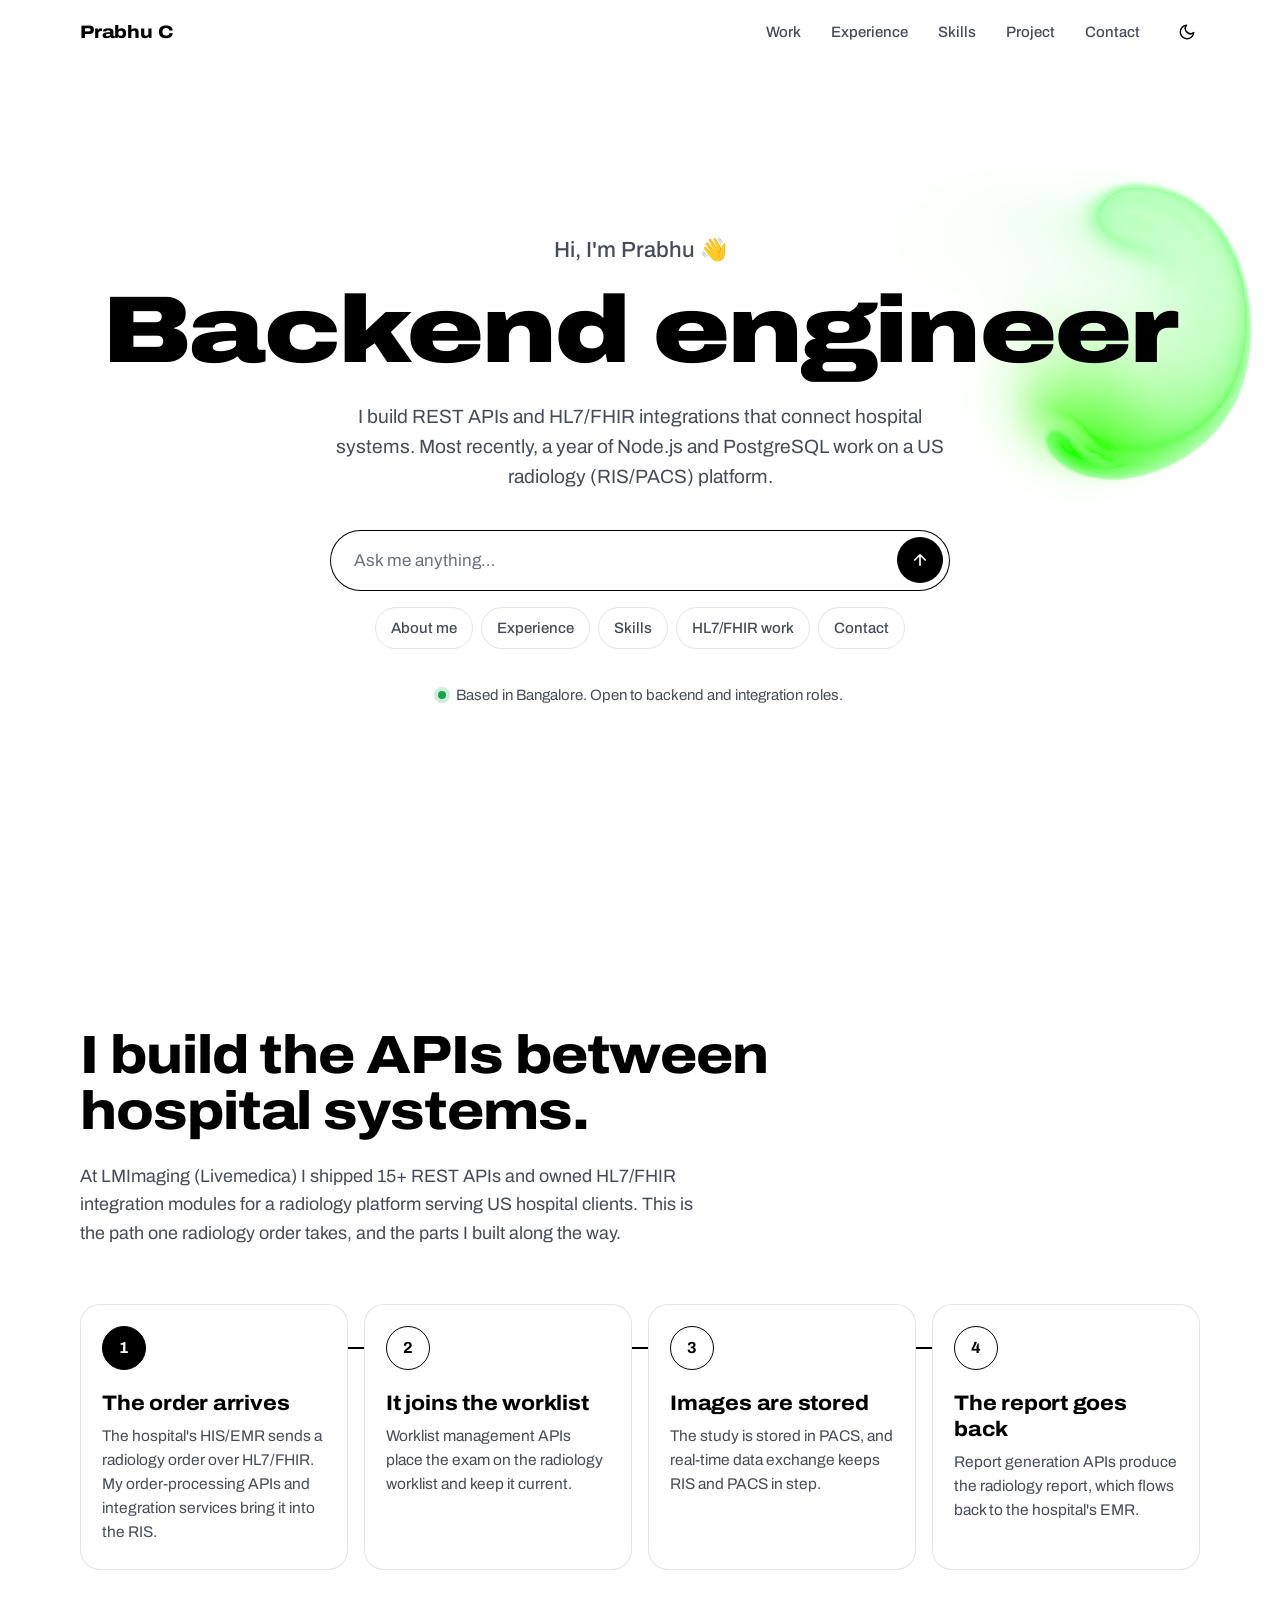
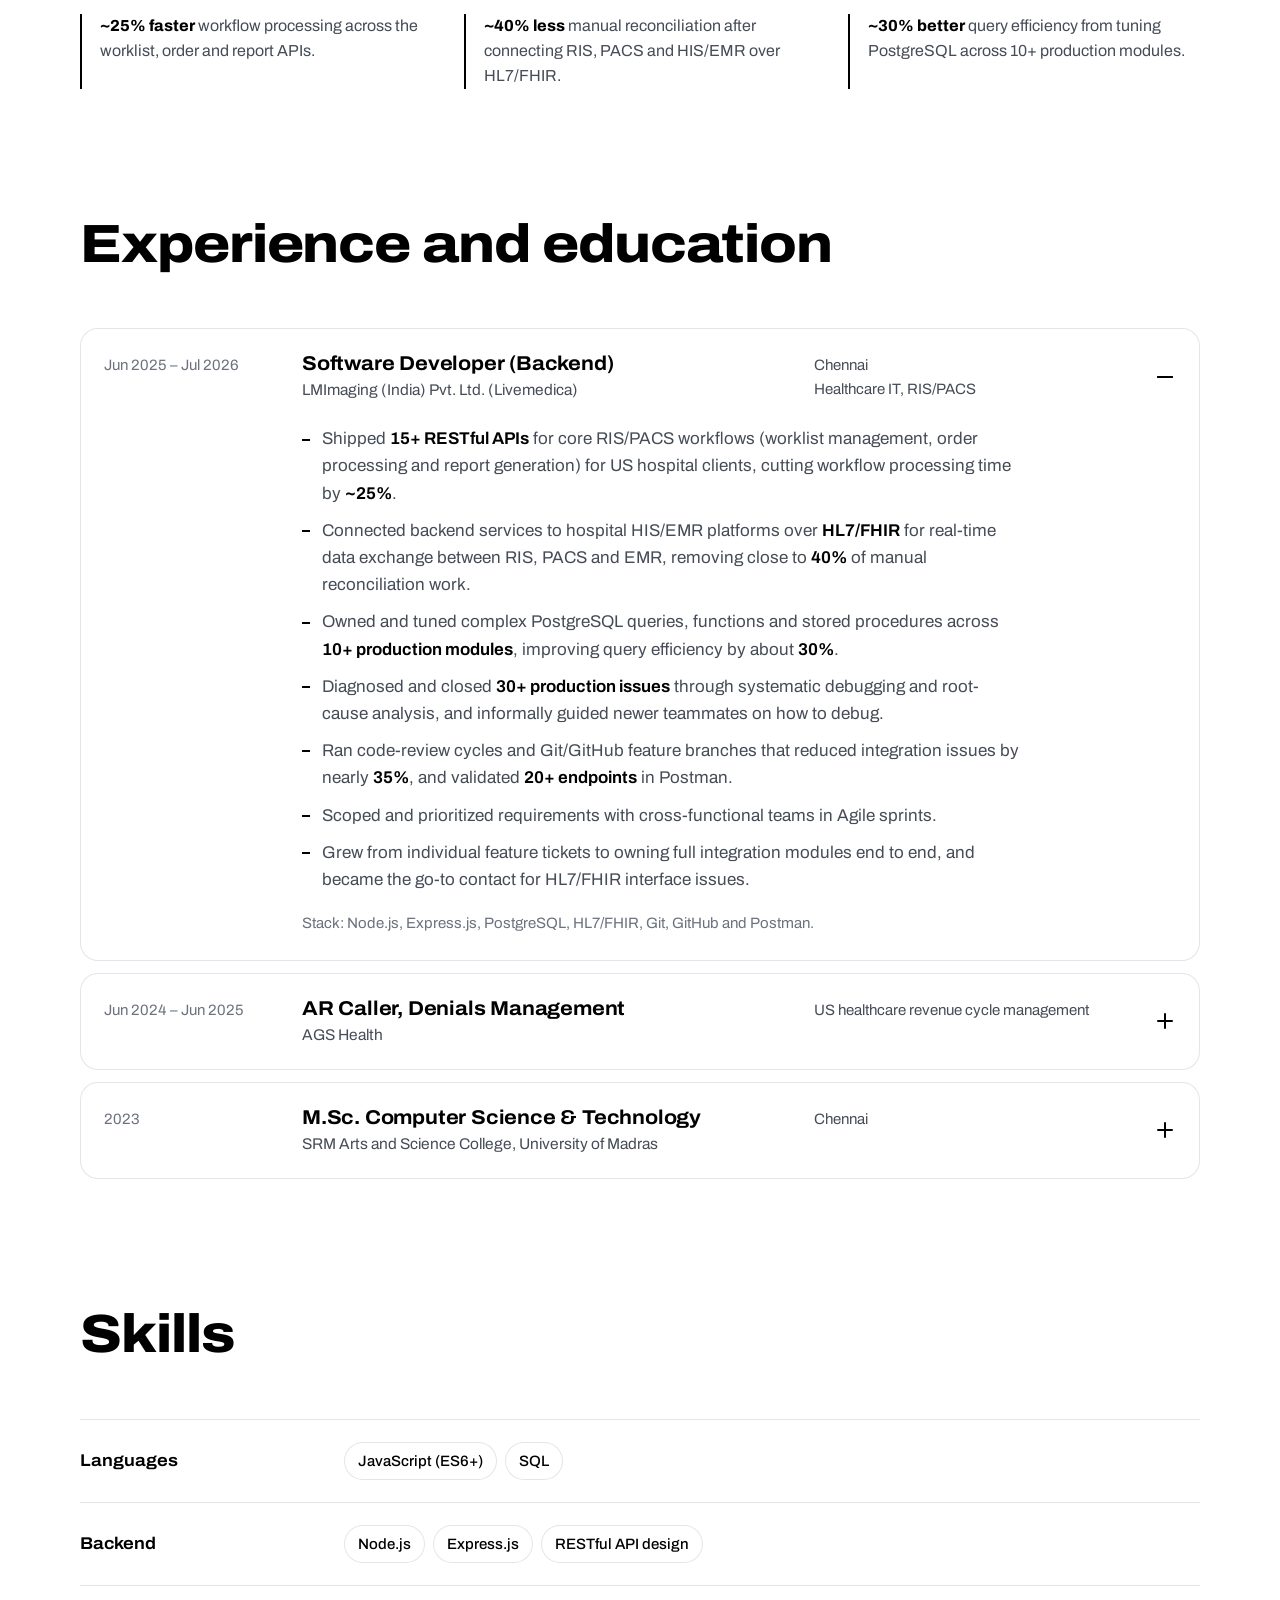
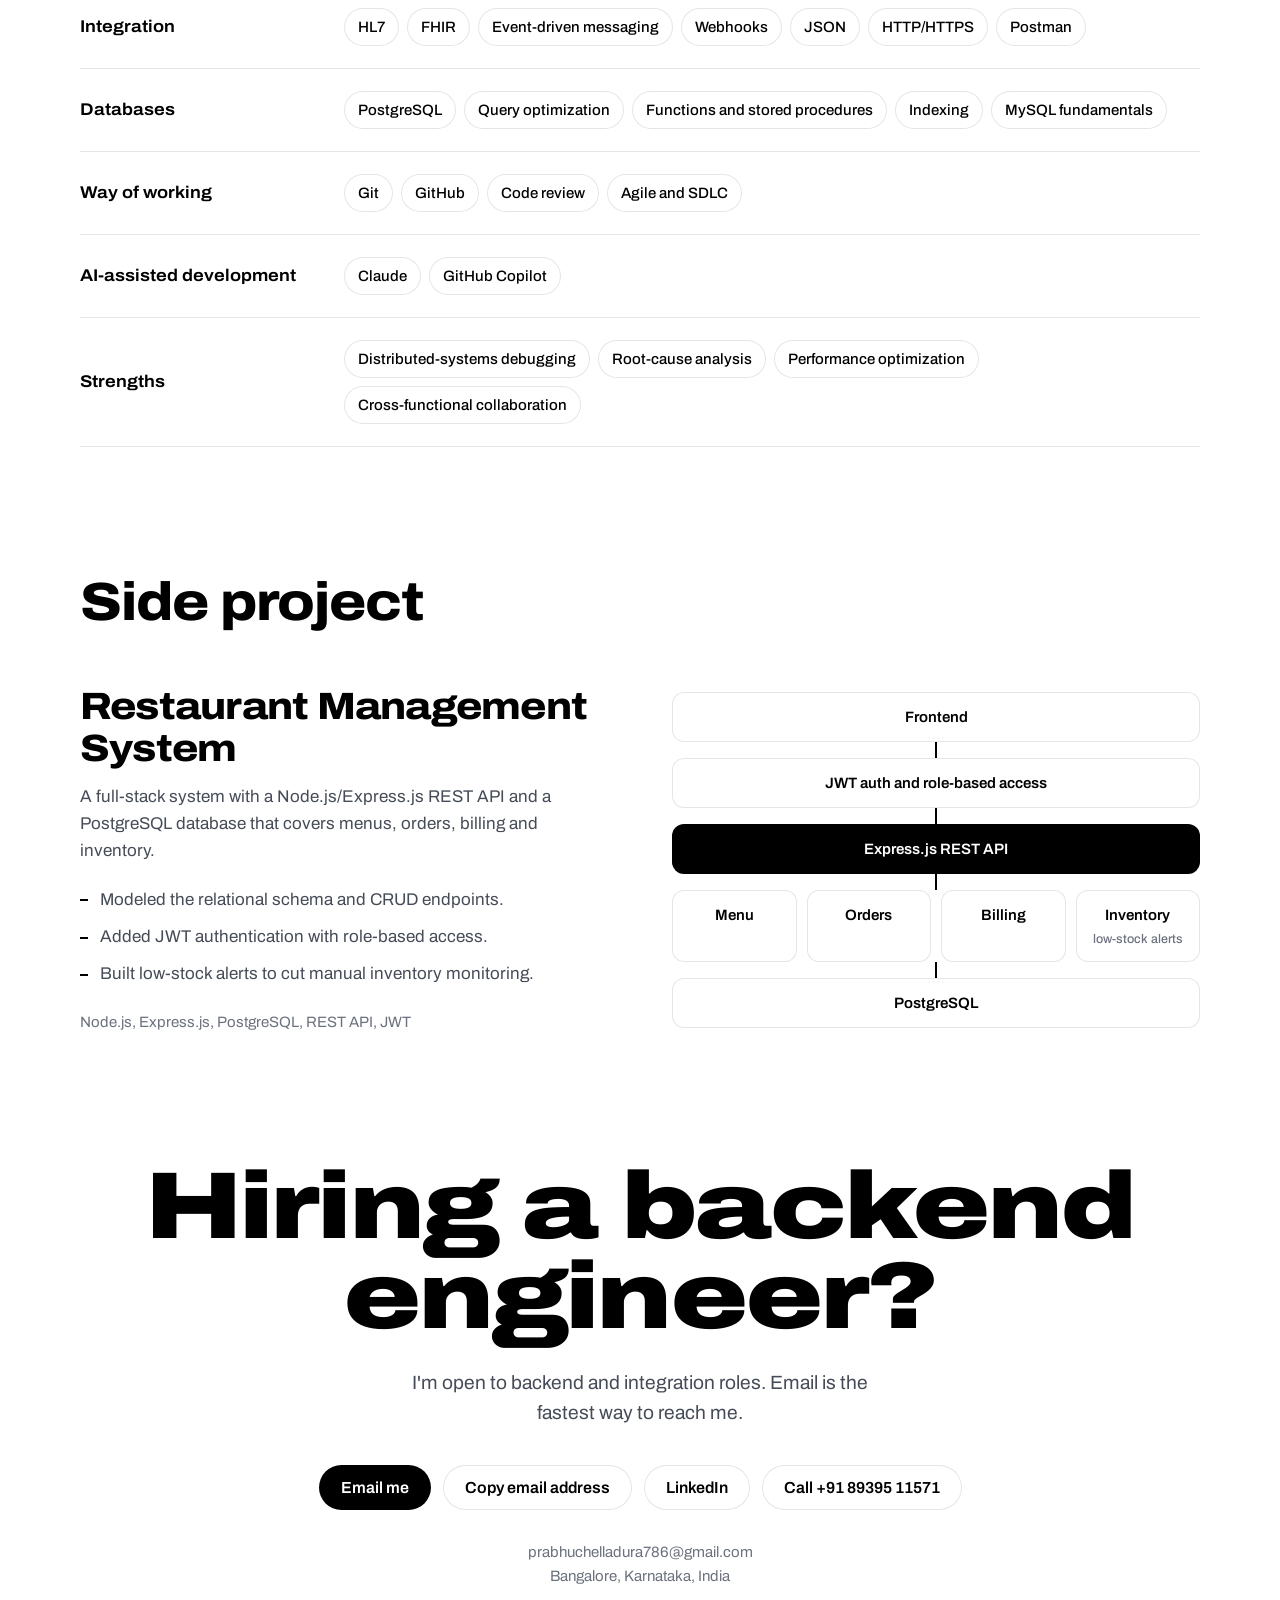
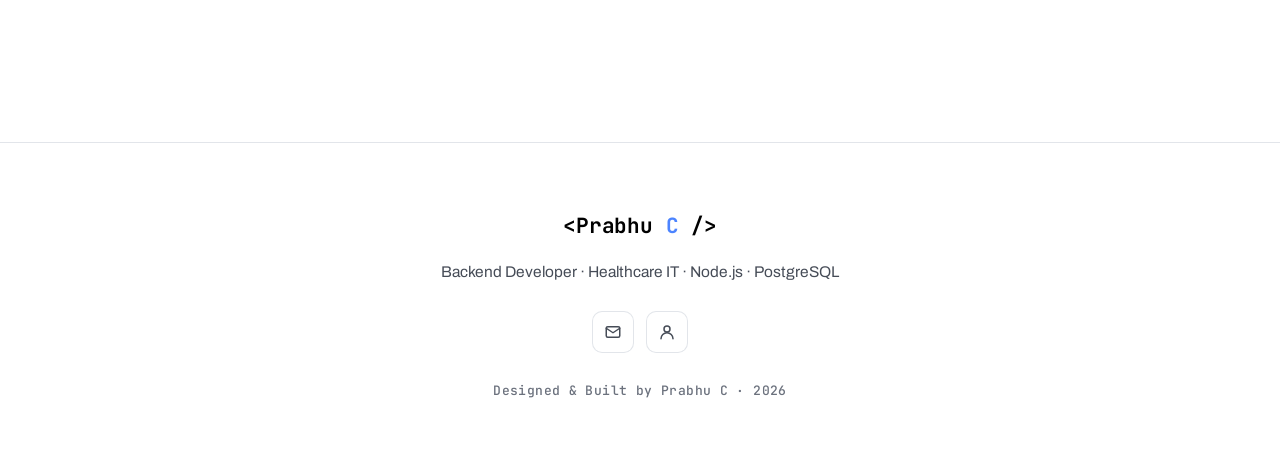
<file: index.html>
<!DOCTYPE html>
<html lang="en">
<head>
<meta charset="utf-8">
<meta name="viewport" content="width=device-width, initial-scale=1, viewport-fit=cover">
<title>Prabhu C | Backend Software Engineer</title>
<meta name="description" content="Prabhu C is a backend software engineer in Bangalore who builds REST APIs and HL7/FHIR integrations with Node.js, Express.js and PostgreSQL.">
<meta name="color-scheme" content="light dark">
<link rel="preconnect" href="https://fonts.googleapis.com">
<link rel="preconnect" href="https://fonts.gstatic.com" crossorigin>
<link rel="stylesheet" href="https://fonts.googleapis.com/css2?family=Archivo:wdth,wght@62..125,100..900&family=JetBrains+Mono:wght@500;700&display=swap">
<script>
  (function () {
    var d = document.documentElement;
    d.classList.add('js');
    try {
      var t = localStorage.getItem('pc-theme');
      if (t === 'light' || t === 'dark') d.setAttribute('data-theme', t);
    } catch (e) {}
  })();
</script>
<style>
/* ============ Tokens ============ */
@property --ga { syntax: "<angle>"; inherits: true; initial-value: 0deg; }

:root {
  --paper: #ffffff;
  --ink: #000000;
  --ink-2: #464c57;
  --ink-3: #6b717d;
  --line: #e2e5ea;
  --nav: rgba(255, 255, 255, .74);
  --ok: #17a34a;
  --halo: 1;
  --spectrum: #3d7bff, #19d3c5, #3ee07a, #e9e13b, #ff9f1c, #ff4d4d, #ff3da5, #8b5cff, #3d7bff;
  --font: "Archivo", ui-sans-serif, system-ui, -apple-system, "Segoe UI", Roboto, "Helvetica Neue", Arial, sans-serif;
  --wrap: 1120px;
  --mono: JetBrains Mono, ui-monospace, SFMono-Regular, Menlo, Consolas, Liberation Mono, monospace;
  --accent: #4c84ff;
  color-scheme: light;
  box-sizing: border-box;
  padding-top: env(safe-area-inset-top, 0px);
  padding-bottom: env(safe-area-inset-bottom, 0px);
}
@media (prefers-color-scheme: dark) {
  :root:not([data-theme="light"]) {
    --paper: #000000; --ink: #ffffff; --ink-2: #b9bec8; --ink-3: #8d939e;
    --line: #26292f; --nav: rgba(0, 0, 0, .66); --ok: #3ee07a; --halo: 1;
    color-scheme: dark;
  }
}
:root[data-theme="dark"] {
  --paper: #000000; --ink: #ffffff; --ink-2: #b9bec8; --ink-3: #8d939e;
  --line: #26292f; --nav: rgba(0, 0, 0, .66); --ok: #3ee07a; --halo: 1;
  color-scheme: dark;
}

/* ============ Base ============ */
*, *::before, *::after { box-sizing: inherit; }
html {
  scroll-behavior: smooth;
  scroll-padding-top: calc(env(safe-area-inset-top, 0px) + 84px);
  -webkit-text-size-adjust: 100%;
  text-size-adjust: 100%;
}
body {
  margin: 0;
  background: var(--paper);
  color: var(--ink);
  font-family: var(--font);
  font-size: 17px;
  line-height: 1.6;
  -webkit-font-smoothing: antialiased;
  -moz-osx-font-smoothing: grayscale;
  overflow-x: hidden;
  transition: background-color .4s ease, color .4s ease;
}
a { color: inherit; }
/* Copy protection: page text can't be selected or copied; the ask box stays editable */
body { -webkit-user-select: none; user-select: none; -webkit-touch-callout: none; }
input, textarea { -webkit-user-select: text; user-select: text; -webkit-touch-callout: default; }
button, input { font: inherit; color: inherit; }
svg { display: block; }
::selection { background: rgba(61, 123, 255, .25); }
.sr-only {
  position: absolute; width: 1px; height: 1px; padding: 0; margin: -1px;
  overflow: hidden; clip: rect(0 0 0 0); white-space: nowrap; border: 0;
}
.wrap { width: min(100% - 40px, var(--wrap)); margin-inline: auto; }
@media (min-width: 720px) { .wrap { width: min(100% - 80px, var(--wrap)); } }

/* ============ Fluid canvas ============ */
#fluid { position: fixed; inset: 0; width: 100%; height: 100%; display: block; z-index: 0; pointer-events: none; }
.aura {
  position: fixed; inset: 0; z-index: 0; pointer-events: none; display: none;
  background:
    radial-gradient(38vmax 38vmax at 18% 22%, rgba(62, 224, 122, .20), transparent 62%),
    radial-gradient(34vmax 34vmax at 82% 26%, rgba(255, 159, 28, .18), transparent 62%),
    radial-gradient(40vmax 40vmax at 62% 88%, rgba(255, 61, 165, .14), transparent 62%);
}
.no-fluid .aura { display: block; }
.no-fluid #fluid { display: none; }
main, .footer { position: relative; z-index: 1; }

/* ============ RGB glow (hover anything) ============
   ::before = blurred spectrum halo, ::after = surface + 1px ring.
   The element itself stays transparent so nested glows work. */
.glow {
  --glow-surface: var(--paper);
  --glow-line: var(--line);
  --glow-blur: 18px;
  position: relative;
  isolation: isolate;
  border-radius: var(--r, 16px);
  animation: ga-spin 3.6s linear infinite paused;
}
.glow::before,
.glow::after {
  content: "";
  position: absolute;
  border-radius: inherit;
  pointer-events: none;
}
.glow::before {
  inset: -5px;
  z-index: -2;
  background: conic-gradient(from var(--ga), var(--spectrum));
  filter: blur(var(--glow-blur)) saturate(1.35);
  opacity: 0;
  transform: scale(.9);
  transition: opacity .4s ease, transform .5s cubic-bezier(.2, .8, .2, 1);
}
.glow::after {
  --ring: linear-gradient(var(--glow-surface), var(--glow-surface)) padding-box,
          conic-gradient(from var(--ga), var(--spectrum)) border-box;
  inset: 0;
  z-index: -1;
  border: 1px solid transparent;
  background: linear-gradient(var(--glow-surface), var(--glow-surface)) padding-box,
              linear-gradient(var(--glow-line), var(--glow-line)) border-box;
}

/* ============ Nav ============ */
.nav {
  position: fixed; top: 0; left: 0; right: 0; z-index: 50;
  padding-top: env(safe-area-inset-top, 0px);
  border-bottom: 1px solid transparent;
  transition: background-color .3s ease, border-color .3s ease;
}
.nav.scrolled {
  background: var(--nav);
  -webkit-backdrop-filter: blur(16px) saturate(170%);
  backdrop-filter: blur(16px) saturate(170%);
  border-bottom-color: var(--line);
}
.nav-inner { display: flex; align-items: center; gap: 4px; height: 64px; }
.brand, .nav-links a, .theme-btn { --r: 999px; --glow-surface: transparent; --glow-line: transparent; --glow-blur: 12px; }
.brand {
  margin-left: -14px; padding: 8px 14px;
  font-size: 18px; font-weight: 800; font-stretch: 115%; letter-spacing: -.01em;
  text-decoration: none;
}
.nav-links { display: none; margin-left: auto; gap: 2px; }
.nav-links a {
  padding: 8px 14px; font-size: 15px; font-weight: 500; color: var(--ink-2);
  text-decoration: none; transition: color .2s ease;
}
.brand:hover, .nav-links a:hover, .theme-btn:hover,
.brand:focus-visible, .nav-links a:focus-visible, .theme-btn:focus-visible { --glow-surface: var(--paper); color: var(--ink); }
.theme-btn {
  margin-left: auto; margin-right: -8px; width: 42px; height: 42px;
  display: grid; place-items: center; border: 0; background: none; cursor: pointer; color: var(--ink);
}
@media (min-width: 880px) {
  .nav-links { display: flex; }
  .theme-btn { margin-left: 8px; }
}
.i-sun { display: none; }
@media (prefers-color-scheme: dark) {
  :root:not([data-theme="light"]) .i-sun { display: block; }
  :root:not([data-theme="light"]) .i-moon { display: none; }
}
:root[data-theme="dark"] .i-sun { display: block; }
:root[data-theme="dark"] .i-moon { display: none; }

/* ============ Buttons ============ */
.btn {
  --r: 999px; --glow-blur: 14px;
  display: inline-flex; align-items: center; justify-content: center; gap: 10px;
  padding: 13px 22px; border: 0; background: none; cursor: pointer;
  font-size: 16px; font-weight: 600; line-height: 1.2; color: var(--ink);
  text-decoration: none; white-space: nowrap;
}
.btn-sm { padding: 8px 15px; font-size: 14.5px; font-weight: 550; }
.btn-solid { --glow-surface: var(--ink); --glow-line: var(--ink); color: var(--paper); }

/* ============ Hero ============ */
.hero {
  min-height: 100vh; min-height: 100svh;
  display: flex; flex-direction: column; align-items: center; justify-content: center;
  text-align: center;
  padding: 104px 0 64px;
}
.hero-hi { margin: 0 0 18px; font-size: clamp(18px, 1.8vw, 22px); font-weight: 500; color: var(--ink-2); }
.hero-title {
  margin: 0;
  font-size: clamp(44px, 7.4vw, 120px);
  font-weight: 900;
  font-stretch: 125%;
  line-height: .95;
  letter-spacing: -.02em;
  text-wrap: balance;
}
.hero-lede {
  margin: 26px auto 0; max-width: 56ch;
  font-size: clamp(17px, 1.5vw, 20px); line-height: 1.55; color: var(--ink-2);
  text-wrap: pretty;
}
.hero-tools { width: min(100%, 620px); margin-top: 38px; }
.ask {
  --r: 999px; --glow-line: var(--ink); --glow-blur: 20px;
  display: flex; align-items: center; gap: 8px;
  padding: 7px 7px 7px 24px;
}
.ask input {
  flex: 1; min-width: 0; border: 0; outline: 0; background: transparent;
  padding: 10px 0; font-size: 17px; color: var(--ink);
}
.ask input::placeholder { color: var(--ink-3); opacity: 1; }
.ask-send {
  flex: none; width: 46px; height: 46px; border: 0; border-radius: 50%;
  display: grid; place-items: center; cursor: pointer;
  background: var(--ink); color: var(--paper);
  transition: transform .2s ease;
}
.ask-send:active { transform: scale(.92); }
.ask-send:focus-visible { outline: 2px solid var(--ink); outline-offset: 3px; }
.suggest { display: flex; flex-wrap: wrap; justify-content: center; gap: 8px; margin-top: 16px; }
.suggest button {
  --r: 999px; --glow-blur: 12px;
  padding: 9px 16px; border: 0; background: none; cursor: pointer;
  font-size: 15px; font-weight: 500; color: var(--ink-2); transition: color .2s ease;
}
.suggest button:hover { color: var(--ink); }
.answer { --r: 22px; --glow-blur: 24px; margin-top: 18px; padding: 18px 22px 20px; text-align: left; }
.answer[hidden] { display: none; }
.answer-q { margin: 0; font-size: 14px; color: var(--ink-3); }
.answer-text { margin: 6px 0 0; font-size: 17px; line-height: 1.6; min-height: 1.6em; }
.answer-text.typing::after {
  content: ""; display: inline-block; width: 2px; height: 1.05em; margin-left: 2px;
  vertical-align: -.15em; background: var(--ink); animation: caret .8s steps(1) infinite;
}
@keyframes caret { 50% { opacity: 0; } }
.answer-actions { display: flex; flex-wrap: wrap; gap: 8px; margin-top: 14px; }
.answer-actions:empty { display: none; }
.status { margin: 34px 0 0; display: inline-flex; align-items: center; gap: 10px; font-size: 15px; color: var(--ink-2); }
.status i {
  flex: none; width: 8px; height: 8px; border-radius: 50%; background: var(--ok);
  box-shadow: 0 0 0 4px color-mix(in srgb, var(--ok) 20%, transparent);
}

/* The one orchestrated moment: headline stretches open as the fluid draws its first swirl */
.js .hero-title { animation: title-in 1.5s cubic-bezier(.16, 1, .3, 1) .1s backwards; }
.js .fade { animation: fade-in .9s ease backwards; }
.js .hero-hi { animation-delay: 0s; }
.js .hero-lede { animation-delay: .5s; }
.js .hero-tools { animation-delay: .65s; }
.js .status { animation-delay: .8s; }
@keyframes title-in {
  from { font-stretch: 62%; opacity: 0; }
  30% { opacity: 1; }
}
@keyframes fade-in { from { opacity: 0; } }

/* ============ Sections ============ */
.section { padding-top: clamp(88px, 10vw, 144px); }
.section-head { max-width: 960px; margin-bottom: clamp(36px, 5vw, 56px); }
.h2 {
  margin: 0;
  font-size: clamp(32px, 4.2vw, 56px); line-height: 1.04;
  font-weight: 800; font-stretch: 112%; letter-spacing: -.02em;
  text-wrap: balance;
}
.section-head p { margin: 22px 0 0; max-width: 62ch; font-size: clamp(17px, 1.4vw, 19px); color: var(--ink-2); }

/* ---- Order path ---- */
.trace-wrap { position: relative; }
.trace { list-style: none; margin: 0; padding: 0; display: grid; gap: 12px; }
.step { --r: 20px; --glow-blur: 24px; padding: 22px 22px 26px; cursor: default; }
.marker {
  width: 44px; height: 44px; border-radius: 50%;
  display: grid; place-items: center;
  border: 1.5px solid var(--ink); background: var(--paper);
  font-size: 16px; font-weight: 700; font-variant-numeric: tabular-nums;
  transition: background-color .35s ease, color .35s ease;
}
.step.passed .marker { background: var(--ink); color: var(--paper); }
.step h3 { margin: 20px 0 8px; font-size: 21px; line-height: 1.25; font-weight: 750; font-stretch: 108%; letter-spacing: -.01em; }
.step p { margin: 0; font-size: 15.5px; line-height: 1.55; color: var(--ink-2); }
@media (min-width: 900px) {
  .trace { grid-template-columns: repeat(4, minmax(0, 1fr)); gap: 16px; }
  .trace-wrap::before {
    content: ""; position: absolute; top: 43px; height: 2px;
    left: 44px; right: calc((100% - 48px) / 4 - 44px);
    background: var(--ink);
  }
}
.evidence { display: grid; gap: 22px; margin-top: 44px; }
@media (min-width: 900px) { .evidence { grid-template-columns: repeat(3, minmax(0, 1fr)); gap: 32px; } }
.evidence p { margin: 0; padding-left: 18px; border-left: 2px solid var(--ink); font-size: 16px; line-height: 1.55; color: var(--ink-2); max-width: 38ch; }
.evidence strong { color: var(--ink); font-weight: 750; }

/* ---- Experience rows ---- */
.rows { display: grid; gap: 12px; }
.row { --r: 18px; --glow-blur: 24px; }
.row summary {
  position: relative; list-style: none; cursor: pointer;
  display: grid; gap: 4px 28px; align-items: baseline;
  padding: 22px 64px 22px 24px; border-radius: inherit;
}
.row summary::-webkit-details-marker { display: none; }
.row summary::marker { content: ""; }
.row summary:focus-visible { outline: 2px solid var(--ink); outline-offset: 2px; }
.row-when { font-size: 15px; color: var(--ink-3); font-variant-numeric: tabular-nums; }
.row-what b { display: block; font-size: 20px; line-height: 1.3; font-weight: 700; font-stretch: 108%; letter-spacing: -.01em; }
.row-what span, .row-where span { display: block; }
.row-what span { margin-top: 2px; font-size: 15.5px; color: var(--ink-2); }
.row-where { font-size: 15px; color: var(--ink-2); }
.row-toggle { position: absolute; right: 24px; top: 28px; width: 22px; height: 22px; }
.row-toggle::before, .row-toggle::after {
  content: ""; position: absolute; left: 3px; right: 3px; top: 50%; height: 2px; margin-top: -1px;
  border-radius: 2px; background: var(--ink); transition: transform .3s ease;
}
.row-toggle::after { transform: rotate(90deg); }
.row[open] .row-toggle::after { transform: rotate(0deg); }
.row-body { padding: 0 24px 26px; }
.row[open] .row-body { animation: body-in .35s ease; }
@keyframes body-in { from { opacity: 0; transform: translateY(-6px); } }
.row-body ul { margin: 0; padding: 0; list-style: none; display: grid; gap: 10px; max-width: 72ch; }
.row-body li, .project-copy li { position: relative; padding-left: 20px; color: var(--ink-2); }
.row-body li::before, .project-copy li::before {
  content: ""; position: absolute; left: 0; top: .78em; width: 8px; height: 2px; background: var(--ink);
}
.row-body strong { color: var(--ink); font-weight: 650; }
.row-body > p { margin: 0; color: var(--ink-2); }
.row-note { margin: 18px 0 0 !important; font-size: 15px; color: var(--ink-3) !important; }
@media (min-width: 820px) {
  .row summary { grid-template-columns: 170px minmax(0, 1.5fr) minmax(0, 1fr); }
  .row-toggle { top: 50%; margin-top: -11px; }
  .row-body { padding-left: calc(24px + 170px + 28px); padding-right: 64px; }
}

/* ---- Skills ---- */
.skills { margin: 0; }
.skill-row { display: grid; gap: 12px; padding: 22px 0; border-top: 1px solid var(--line); }
.skill-row:last-child { border-bottom: 1px solid var(--line); }
.skill-row dt { font-size: 17px; font-weight: 650; font-stretch: 108%; }
.skill-row dd { margin: 0; display: flex; flex-wrap: wrap; gap: 8px; }
.chip { --r: 999px; --glow-blur: 12px; display: inline-block; padding: 7px 14px; font-size: 15px; font-weight: 500; }
@media (min-width: 820px) {
  .skill-row { grid-template-columns: 240px minmax(0, 1fr); gap: 24px; align-items: center; }
}

/* ---- Project ---- */
.project { display: grid; gap: 44px; align-items: center; }
.project h3 { margin: 0 0 14px; font-size: clamp(26px, 3vw, 38px); line-height: 1.08; font-weight: 800; font-stretch: 112%; letter-spacing: -.02em; }
.project-copy > p { margin: 0; max-width: 54ch; color: var(--ink-2); }
.project-copy ul { margin: 22px 0 0; padding: 0; list-style: none; display: grid; gap: 10px; }
.project-copy .project-stack { margin-top: 22px; font-size: 15px; color: var(--ink-3); }
.arch { display: grid; }
.layer { --r: 12px; --glow-blur: 14px; padding: 13px 16px; text-align: center; font-size: 15px; font-weight: 600; }
.layer small { display: block; margin-top: 2px; font-size: 12.5px; font-weight: 500; color: var(--ink-3); }
.layer-solid { --glow-surface: var(--ink); --glow-line: var(--ink); color: var(--paper); }
.link { justify-self: center; width: 2px; height: 16px; background: var(--ink); }
.mods { display: grid; grid-template-columns: repeat(2, minmax(0, 1fr)); gap: 10px; }
@media (min-width: 560px) { .mods { grid-template-columns: repeat(4, minmax(0, 1fr)); } }
@media (min-width: 960px) { .project { grid-template-columns: minmax(0, 1fr) minmax(0, 1fr); gap: 64px; } }

/* ---- Contact ---- */
.contact { text-align: center; padding-bottom: clamp(96px, 12vw, 160px); }
.contact-title {
  margin: 0 auto; max-width: 13ch;
  font-size: clamp(44px, 7.4vw, 120px); line-height: .95;
  font-weight: 900; font-stretch: 125%; letter-spacing: -.02em;
  text-wrap: balance;
}
.contact-lede { margin: 26px auto 0; max-width: 46ch; font-size: clamp(17px, 1.5vw, 20px); color: var(--ink-2); }
.contact-actions { display: flex; flex-wrap: wrap; justify-content: center; gap: 12px; margin-top: 36px; }
.contact-meta { margin: 30px 0 0; font-size: 15px; color: var(--ink-3); }

/* ---- Footer ---- */
.footer { border-top: 1px solid var(--line); padding: 60px 0 52px; }
.footer-inner { display: flex; flex-direction: column; align-items: center; text-align: center; }
.foot-brand {
  --r: 999px; --glow-surface: transparent; --glow-line: transparent; --glow-blur: 12px;
  display: inline-block; padding: 6px 16px;
  font-family: var(--mono); font-size: 21px; font-weight: 700; letter-spacing: -.01em;
  color: var(--ink); text-decoration: none;
}
.foot-brand:hover, .foot-brand:focus-visible { --glow-surface: var(--paper); }
.foot-brand b { font-weight: 700; color: var(--accent); }
.foot-tag { margin: 12px 0 0; font-size: 15.5px; color: var(--ink-2); text-wrap: balance; }
.foot-icons { display: flex; gap: 12px; margin-top: 26px; }
.icon-link { --r: 10px; --glow-blur: 12px; width: 42px; height: 42px; display: grid; place-items: center; color: var(--ink-2); transition: color .2s ease; }
.icon-link:hover, .icon-link:focus-visible { color: var(--ink); }
.foot-credit { margin: 28px 0 0; font-family: var(--mono); font-size: 13px; font-weight: 500; letter-spacing: .03em; color: var(--ink-3); }

/* ============ Glow states (kept last so they win) ============ */
.glow.lit, .glow:active, .glow:focus-visible, .ask:focus-within { z-index: 2; animation-play-state: running; }
.glow:focus-visible { outline: none; }
.glow.lit::before, .glow:active::before, .glow:focus-visible::before, .ask:focus-within::before { opacity: var(--halo); transform: none; }
.glow.lit::after, .glow:active::after, .glow:focus-visible::after, .ask:focus-within::after { background: var(--ring); }
@media (hover: hover) {
  .glow:hover { z-index: 2; animation-play-state: running; }
  .glow:hover::before { opacity: var(--halo); transform: none; }
  .glow:hover::after { background: var(--ring); }
}
@keyframes ga-spin { to { --ga: 360deg; } }

@media (prefers-reduced-motion: reduce) {
  html { scroll-behavior: auto; }
  .glow { animation: none; }
  .glow::before { transform: none; transition: opacity .2s ease; }
  .js .hero-title, .js .fade, .row[open] .row-body { animation: none; }
  .answer-text.typing::after { animation: none; }
}
</style>
</head>
<body>
<canvas id="fluid" aria-hidden="true"></canvas>
<div class="aura" aria-hidden="true"></div>

<header class="nav" id="nav">
  <div class="wrap nav-inner">
    <a class="brand glow" href="#top">Prabhu C</a>
    <nav class="nav-links" aria-label="Sections">
      <a class="glow" href="#work">Work</a>
      <a class="glow" href="#experience">Experience</a>
      <a class="glow" href="#skills">Skills</a>
      <a class="glow" href="#project">Project</a>
      <a class="glow" href="#contact">Contact</a>
    </nav>
    <button class="theme-btn glow" id="theme" type="button" aria-label="Switch theme">
      <svg class="i-moon" width="18" height="18" viewBox="0 0 24 24" fill="none" stroke="currentColor" stroke-width="2" stroke-linecap="round" stroke-linejoin="round" aria-hidden="true"><path d="M21 12.8A9 9 0 1 1 11.2 3a7 7 0 0 0 9.8 9.8z"/></svg>
      <svg class="i-sun" width="18" height="18" viewBox="0 0 24 24" fill="none" stroke="currentColor" stroke-width="2" stroke-linecap="round" stroke-linejoin="round" aria-hidden="true"><circle cx="12" cy="12" r="4"/><path d="M12 2v2M12 20v2M4.93 4.93l1.41 1.41M17.66 17.66l1.41 1.41M2 12h2M20 12h2M4.93 19.07l1.41-1.41M17.66 6.34l1.41-1.41"/></svg>
    </button>
  </div>
</header>

<main id="top">
  <!-- ============ Hero ============ -->
  <section class="hero wrap" aria-labelledby="hero-title">
    <p class="hero-hi fade">Hi, I'm Prabhu <span aria-hidden="true">👋</span></p>
    <h1 class="hero-title" id="hero-title">Backend engineer</h1>
    <p class="hero-lede fade">I build REST APIs and HL7/FHIR integrations that connect hospital systems. Most recently, a year of Node.js and PostgreSQL work on a US radiology (RIS/PACS) platform.</p>

    <div class="hero-tools fade">
      <div class="ask glow">
        <label class="sr-only" for="ask-input">Ask a question about Prabhu's work</label>
        <input id="ask-input" type="text" placeholder="Ask me anything…" autocomplete="off" enterkeyhint="send" maxlength="160">
        <button class="ask-send" id="ask-send" type="button" aria-label="Send question">
          <svg width="18" height="18" viewBox="0 0 24 24" fill="none" stroke="currentColor" stroke-width="2.2" stroke-linecap="round" stroke-linejoin="round" aria-hidden="true"><path d="M12 19V5M5 12l7-7 7 7"/></svg>
        </button>
      </div>
      <div class="suggest" role="group" aria-label="Suggested questions">
        <button class="glow" type="button" data-intent="me">About me</button>
        <button class="glow" type="button" data-intent="exp">Experience</button>
        <button class="glow" type="button" data-intent="skills">Skills</button>
        <button class="glow" type="button" data-intent="hl7">HL7/FHIR work</button>
        <button class="glow" type="button" data-intent="contact">Contact</button>
      </div>
      <div class="answer glow" id="answer" hidden>
        <p class="answer-q" id="answer-q"></p>
        <p class="answer-text" id="answer-text" aria-hidden="true"></p>
        <p class="sr-only" id="answer-live" aria-live="polite"></p>
        <div class="answer-actions" id="answer-actions"></div>
      </div>
    </div>

    <p class="status fade"><i aria-hidden="true"></i>Based in Bangalore. Open to backend and integration roles.</p>
  </section>

  <!-- ============ Work ============ -->
  <section class="section" id="work" aria-labelledby="work-title">
    <div class="wrap">
      <header class="section-head">
        <h2 class="h2" id="work-title">I build the APIs between hospital systems.</h2>
        <p>At LMImaging (Livemedica) I shipped 15+ REST APIs and owned HL7/FHIR integration modules for a radiology platform serving US hospital clients. This is the path one radiology order takes, and the parts I built along the way.</p>
      </header>

      <div class="trace-wrap">
        <ol class="trace" id="trace">
          <li class="step glow" tabindex="0">
            <span class="marker">1</span>
            <h3>The order arrives</h3>
            <p>The hospital's HIS/EMR sends a radiology order over HL7/FHIR. My order-processing APIs and integration services bring it into the RIS.</p>
          </li>
          <li class="step glow" tabindex="0">
            <span class="marker">2</span>
            <h3>It joins the worklist</h3>
            <p>Worklist management APIs place the exam on the radiology worklist and keep it current.</p>
          </li>
          <li class="step glow" tabindex="0">
            <span class="marker">3</span>
            <h3>Images are stored</h3>
            <p>The study is stored in PACS, and real-time data exchange keeps RIS and PACS in step.</p>
          </li>
          <li class="step glow" tabindex="0">
            <span class="marker">4</span>
            <h3>The report goes back</h3>
            <p>Report generation APIs produce the radiology report, which flows back to the hospital's EMR.</p>
          </li>
        </ol>
      </div>

      <div class="evidence">
        <p><strong>~25% faster</strong> workflow processing across the worklist, order and report APIs.</p>
        <p><strong>~40% less</strong> manual reconciliation after connecting RIS, PACS and HIS/EMR over HL7/FHIR.</p>
        <p><strong>~30% better</strong> query efficiency from tuning PostgreSQL across 10+ production modules.</p>
      </div>
    </div>
  </section>

  <!-- ============ Experience ============ -->
  <section class="section" id="experience" aria-labelledby="exp-title">
    <div class="wrap">
      <header class="section-head">
        <h2 class="h2" id="exp-title">Experience and education</h2>
      </header>

      <div class="rows">
        <details class="row glow" open>
          <summary>
            <span class="row-when">Jun 2025 – Jul 2026</span>
            <span class="row-what"><b>Software Developer (Backend)</b><span>LMImaging (India) Pvt. Ltd. (Livemedica)</span></span>
            <span class="row-where"><span>Chennai</span><span>Healthcare IT, RIS/PACS</span></span>
            <span class="row-toggle" aria-hidden="true"></span>
          </summary>
          <div class="row-body">
            <ul>
              <li>Shipped <strong>15+ RESTful APIs</strong> for core RIS/PACS workflows (worklist management, order processing and report generation) for US hospital clients, cutting workflow processing time by <strong>~25%</strong>.</li>
              <li>Connected backend services to hospital HIS/EMR platforms over <strong>HL7/FHIR</strong> for real-time data exchange between RIS, PACS and EMR, removing close to <strong>40%</strong> of manual reconciliation work.</li>
              <li>Owned and tuned complex PostgreSQL queries, functions and stored procedures across <strong>10+ production modules</strong>, improving query efficiency by about <strong>30%</strong>.</li>
              <li>Diagnosed and closed <strong>30+ production issues</strong> through systematic debugging and root-cause analysis, and informally guided newer teammates on how to debug.</li>
              <li>Ran code-review cycles and Git/GitHub feature branches that reduced integration issues by nearly <strong>35%</strong>, and validated <strong>20+ endpoints</strong> in Postman.</li>
              <li>Scoped and prioritized requirements with cross-functional teams in Agile sprints.</li>
              <li>Grew from individual feature tickets to owning full integration modules end to end, and became the go-to contact for HL7/FHIR interface issues.</li>
            </ul>
            <p class="row-note">Stack: Node.js, Express.js, PostgreSQL, HL7/FHIR, Git, GitHub and Postman.</p>
          </div>
        </details>

        <details class="row glow">
          <summary>
            <span class="row-when">Jun 2024 – Jun 2025</span>
            <span class="row-what"><b>AR Caller, Denials Management</b><span>AGS Health</span></span>
            <span class="row-where"><span>US healthcare revenue cycle management</span></span>
            <span class="row-toggle" aria-hidden="true"></span>
          </summary>
          <div class="row-body">
            <ul>
              <li>Made high-volume outbound calls to US insurance payers, through IVR and live agents, to follow up on denied and unpaid claims.</li>
              <li>Analyzed denial reasons from EOBs and payer portals (eligibility, prior authorization, coding, timely filing) and drove claims to resolution through corrections, reprocessing requests and appeals.</li>
              <li>Logged call outcomes and next steps in the billing system against daily productivity and QA targets, under HIPAA.</li>
            </ul>
          </div>
        </details>

        <details class="row glow">
          <summary>
            <span class="row-when">2023</span>
            <span class="row-what"><b>M.Sc. Computer Science &amp; Technology</b><span>SRM Arts and Science College, University of Madras</span></span>
            <span class="row-where"><span>Chennai</span></span>
            <span class="row-toggle" aria-hidden="true"></span>
          </summary>
          <div class="row-body">
            <p>Graduated in 2023 with 72% (CGPA 7.20 / 10).</p>
          </div>
        </details>
      </div>
    </div>
  </section>

  <!-- ============ Skills ============ -->
  <section class="section" id="skills" aria-labelledby="skills-title">
    <div class="wrap">
      <header class="section-head">
        <h2 class="h2" id="skills-title">Skills</h2>
      </header>
      <dl class="skills">
        <div class="skill-row">
          <dt>Languages</dt>
          <dd><span class="chip glow">JavaScript (ES6+)</span><span class="chip glow">SQL</span></dd>
        </div>
        <div class="skill-row">
          <dt>Backend</dt>
          <dd><span class="chip glow">Node.js</span><span class="chip glow">Express.js</span><span class="chip glow">RESTful API design</span></dd>
        </div>
        <div class="skill-row">
          <dt>Integration</dt>
          <dd><span class="chip glow">HL7</span><span class="chip glow">FHIR</span><span class="chip glow">Event-driven messaging</span><span class="chip glow">Webhooks</span><span class="chip glow">JSON</span><span class="chip glow">HTTP/HTTPS</span><span class="chip glow">Postman</span></dd>
        </div>
        <div class="skill-row">
          <dt>Databases</dt>
          <dd><span class="chip glow">PostgreSQL</span><span class="chip glow">Query optimization</span><span class="chip glow">Functions and stored procedures</span><span class="chip glow">Indexing</span><span class="chip glow">MySQL fundamentals</span></dd>
        </div>
        <div class="skill-row">
          <dt>Way of working</dt>
          <dd><span class="chip glow">Git</span><span class="chip glow">GitHub</span><span class="chip glow">Code review</span><span class="chip glow">Agile and SDLC</span></dd>
        </div>
        <div class="skill-row">
          <dt>AI-assisted development</dt>
          <dd><span class="chip glow">Claude</span><span class="chip glow">GitHub Copilot</span></dd>
        </div>
        <div class="skill-row">
          <dt>Strengths</dt>
          <dd><span class="chip glow">Distributed-systems debugging</span><span class="chip glow">Root-cause analysis</span><span class="chip glow">Performance optimization</span><span class="chip glow">Cross-functional collaboration</span></dd>
        </div>
      </dl>
    </div>
  </section>

  <!-- ============ Project ============ -->
  <section class="section" id="project" aria-labelledby="project-title">
    <div class="wrap">
      <header class="section-head">
        <h2 class="h2" id="project-title">Side project</h2>
      </header>
      <article class="project">
        <div class="project-copy">
          <h3>Restaurant Management System</h3>
          <p>A full-stack system with a Node.js/Express.js REST API and a PostgreSQL database that covers menus, orders, billing and inventory.</p>
          <ul>
            <li>Modeled the relational schema and CRUD endpoints.</li>
            <li>Added JWT authentication with role-based access.</li>
            <li>Built low-stock alerts to cut manual inventory monitoring.</li>
          </ul>
          <p class="project-stack">Node.js, Express.js, PostgreSQL, REST API, JWT</p>
        </div>
        <div class="arch" role="img" aria-label="Architecture: frontend, then JWT authentication with role-based access, then the Express.js REST API, then menu, orders, billing and inventory modules, then PostgreSQL.">
          <div class="layer glow">Frontend</div>
          <span class="link" aria-hidden="true"></span>
          <div class="layer glow">JWT auth and role-based access</div>
          <span class="link" aria-hidden="true"></span>
          <div class="layer layer-solid glow">Express.js REST API</div>
          <span class="link" aria-hidden="true"></span>
          <div class="mods">
            <div class="layer glow">Menu</div>
            <div class="layer glow">Orders</div>
            <div class="layer glow">Billing</div>
            <div class="layer glow">Inventory<small>low-stock alerts</small></div>
          </div>
          <span class="link" aria-hidden="true"></span>
          <div class="layer glow">PostgreSQL</div>
        </div>
      </article>
    </div>
  </section>

  <!-- ============ Contact ============ -->
  <section class="section contact" id="contact" aria-labelledby="contact-title">
    <div class="wrap">
      <h2 class="contact-title" id="contact-title">Hiring a backend engineer?</h2>
      <p class="contact-lede">I'm open to backend and integration roles. Email is the fastest way to reach me.</p>
      <div class="contact-actions">
        <a class="btn btn-solid glow" href="mailto:prabhuchelladura786@gmail.com">Email me</a>
        <button class="btn glow" type="button" id="copy-email">Copy email address</button>
        <a class="btn glow" href="https://www.linkedin.com/in/prabhu-chelladurai" target="_blank" rel="noopener">LinkedIn</a>
        <a class="btn glow" href="tel:+918939511571">Call +91 89395 11571</a>
      </div>
      <p class="contact-meta">prabhuchelladura786@gmail.com<br>Bangalore, Karnataka, India</p>
    </div>
  </section>
</main>

<footer class="footer">
  <div class="wrap footer-inner">
    <a class="foot-brand glow" href="#top" title="Back to top" aria-label="Prabhu C, back to top">&lt;Prabhu <b>C</b> /&gt;</a>
    <p class="foot-tag">Backend Developer · Healthcare IT · Node.js · PostgreSQL</p>
    <div class="foot-icons">
      <a class="icon-link glow" href="mailto:prabhuchelladura786@gmail.com" title="Email" aria-label="Email Prabhu"><svg width="18" height="18" viewBox="0 0 24 24" fill="none" stroke="currentColor" stroke-width="2" stroke-linecap="round" stroke-linejoin="round" aria-hidden="true"><rect x="3" y="5" width="18" height="14" rx="2"/><path d="m3 7 9 6 9-6"/></svg></a>
      <a class="icon-link glow" href="https://www.linkedin.com/in/prabhu-chelladurai" target="_blank" rel="noopener" title="LinkedIn" aria-label="Prabhu on LinkedIn"><svg width="18" height="18" viewBox="0 0 24 24" fill="none" stroke="currentColor" stroke-width="2" stroke-linecap="round" stroke-linejoin="round" aria-hidden="true"><circle cx="12" cy="8" r="4"/><path d="M4 21a8 8 0 0 1 16 0"/></svg></a>
    </div>
    <p class="foot-credit">Designed &amp; Built by Prabhu C · <span id="year">2026</span></p>
  </div>
</footer>

<script>
(() => {
  'use strict';
  const root = document.documentElement;
  const $ = (s, el = document) => el.querySelector(s);
  const $$ = (s, el = document) => Array.from(el.querySelectorAll(s));
  const reduceMotion = matchMedia('(prefers-reduced-motion: reduce)').matches;
  const touchOnly = matchMedia('(hover: none)').matches;

  /* ---------- Theme ---------- */
  const darkMQ = matchMedia('(prefers-color-scheme: dark)');
  const themeBtn = $('#theme');
  const currentTheme = () => root.getAttribute('data-theme') || (darkMQ.matches ? 'dark' : 'light');
  const labelTheme = () => themeBtn.setAttribute('aria-label', currentTheme() === 'dark' ? 'Switch to light theme' : 'Switch to dark theme');
  themeBtn.addEventListener('click', () => {
    const next = currentTheme() === 'dark' ? 'light' : 'dark';
    root.setAttribute('data-theme', next);
    try { localStorage.setItem('pc-theme', next); } catch (e) { /* storage blocked: theme still applies for this visit */ }
    labelTheme();
  });
  if (darkMQ.addEventListener) darkMQ.addEventListener('change', labelTheme);
  labelTheme();

  /* ---------- Nav ---------- */
  const nav = $('#nav');
  const onScroll = () => nav.classList.toggle('scrolled', window.scrollY > 8);
  addEventListener('scroll', onScroll, { passive: true });
  onScroll();

  /* ---------- Order path: steps up to the hovered one count as passed ---------- */
  const steps = $$('#trace .step');
  const setStep = (i) => steps.forEach((s, k) => s.classList.toggle('passed', k <= i));
  steps.forEach((s, i) => ['pointerenter', 'focus', 'click'].forEach((ev) => s.addEventListener(ev, () => setStep(i))));
  setStep(0);

  /* ---------- Touch screens: light up whatever sits mid-screen ---------- */
  document.addEventListener('touchstart', () => {}, { passive: true }); // lets :active fire on iOS
  if (touchOnly && 'IntersectionObserver' in window) {
    const io = new IntersectionObserver((entries) => {
      entries.forEach((e) => {
        e.target.classList.toggle('lit', e.isIntersecting);
        const i = steps.indexOf(e.target);
        if (e.isIntersecting && i > -1) setStep(i);
      });
    }, { rootMargin: '-46% 0px -46% 0px' });
    $$('.step, .row, .layer').forEach((el) => io.observe(el));
  }

  /* ---------- Ask me anything (answers come from the resume) ---------- */
  const EMAIL = 'prabhuchelladura786@gmail.com';
  const LINKEDIN = 'https://www.linkedin.com/in/prabhu-chelladurai';
  const QA = {
    greet: ["Hi! Ask me about my experience, my HL7/FHIR work, PostgreSQL, my side project, or how to reach me.", []],
    me: ["I'm Prabhu, a backend software engineer in Bangalore. From mid-2025 to mid-2026 I built REST APIs and HL7/FHIR integrations for a US healthcare RIS/PACS platform, mostly with Node.js, Express.js and PostgreSQL. I like owning a module end to end and following a production issue down to its root cause.", [['See my work', '#work'], ['See experience', '#experience']]],
    exp: ["From Jun 2025 to Jul 2026 I was a Software Developer (Backend) at LMImaging (Livemedica) in Chennai: 15+ REST APIs for RIS/PACS workflows, HL7/FHIR integrations with hospital HIS/EMR systems, PostgreSQL tuning across 10+ production modules, and 30+ production issues closed. Before that, from Jun 2024 to Jun 2025, I worked US insurance claims as an AR Caller at AGS Health.", [['See experience', '#experience']]],
    skills: ["JavaScript (ES6+) and SQL. Node.js and Express.js in production, RESTful API design, HL7/FHIR, webhooks and event-driven messaging. PostgreSQL query optimization, functions, stored procedures and indexing, plus MySQL fundamentals. Git, GitHub, Postman and Agile. I also use Claude and GitHub Copilot day to day for development, code review and debugging.", [['See skills', '#skills']]],
    hl7: ["I connected backend services to hospital HIS/EMR platforms over HL7/FHIR, so RIS, PACS and EMR systems could exchange data in real time. That removed close to 40% of manual reconciliation work, and I became the go-to contact for HL7/FHIR interface issues.", [['See the order path', '#work']]],
    db: ["I owned complex PostgreSQL queries, functions and stored procedures that process clinical data across 10+ production modules, and improved query efficiency by about 30%. I also know MySQL fundamentals.", [['See experience', '#experience']]],
    project: ["My side project is a Restaurant Management System: a Node.js/Express.js REST API on PostgreSQL covering menus, orders, billing and inventory, with JWT authentication, role-based access and low-stock alerts.", [['See the project', '#project']]],
    edu: ["I have an M.Sc. in Computer Science & Technology from SRM Arts and Science College (University of Madras), Chennai. I graduated in 2023 with a CGPA of 7.20 / 10.", [['See education', '#experience']]],
    contact: ["Email me at " + EMAIL + " or message me on LinkedIn. You can also call +91 89395 11571. I'm open to backend and integration roles.", [['Email me', 'mailto:' + EMAIL], ['LinkedIn', LINKEDIN]]],
    loc: ["I'm based in Bangalore, Karnataka. My last team was in Chennai.", [['Contact me', '#contact']]],
    ai: ["I use Claude and GitHub Copilot in my daily workflow to build faster, review code and debug production issues.", [['See skills', '#skills']]],
    process: ["I've diagnosed and closed 30+ production issues through systematic debugging and root-cause analysis. I ran code-review cycles and Git feature-branch workflows that cut integration issues by about 35%, validated 20+ endpoints in Postman, and informally guided newer teammates on how to debug.", [['See experience', '#experience']]],
    ags: ["Before moving into engineering, I spent a year at AGS Health as an AR Caller in US healthcare revenue cycle management: following up denied and unpaid claims with payers, analyzing EOBs and payer portals, and driving corrections, reprocessing and appeals under HIPAA.", [['See experience', '#experience']]],
    fallback: ["I don't have an answer for that yet. Try asking about my experience, skills, HL7/FHIR work, PostgreSQL, side project, education, or how to reach me.", []],
  };
  const INTENTS = [
    ['contact', /contact|e-?mail|\bmail\b|reach|phone|\bcall\b|number|linkedin|hire|hiring|availab|open to|interview|resume|\bcv\b/g],
    ['hl7', /hl7|fhir|interop|integrat|interface|\bemr\b|\behr\b|\bhis\b|radiolog|\bris\b|pacs|dicom|healthcare|hospital|clinical|medical/g],
    ['db', /postgres|\bsql\b|database|\bdbs?\b|quer(?:y|ies)|stored|procedure|mysql|index/g],
    ['project', /project|restaurant|\brms\b|\bside\b|\bbuilt\b|github|\brepo/g],
    ['skills', /skill|stack|tech|language|node|express|javascript|\bjs\b|\btools?\b|framework/g],
    ['exp', /experien|\bwork|\bjobs?\b|livemedica|lmimaging|compan(?:y|ies)|\broles?\b|career|employ|\byears?\b/g],
    ['edu', /educat|degree|college|universit|stud(?:y|ied)|m\.?\s?sc|graduat|cgpa|qualif/g],
    ['loc', /where|locat|based|\bcity\b|bangalore|bengaluru|relocat|remote|chennai|india/g],
    ['ai', /\bai\b|claude|copilot|\bllms?\b|gpt/g],
    ['process', /debug|issue|incident|production|root.?cause|\brca\b|review|\bgit\b|agile|\bteams?\b|mentor|postman|sdlc/g],
    ['ags', /\bags\b|ar caller|\brcm\b|revenue|claims?|denial|insurance|payer|hipaa|\beobs?\b/g],
    ['me', /yourself|who are you|who is|introduce|summary|background|about (?:me|you)\b|what do you do/g],
  ];
  const GREET = /^(?:hi+|hello|hey|yo|hola|namaste|vanakkam)\b/;
  function classify(q) {
    const s = q.toLowerCase();
    let best = null, score = 0;
    for (const [key, re] of INTENTS) {
      const m = s.match(re);
      const n = m ? m.length : 0;
      if (n > score) { best = key; score = n; }
    }
    if (best) return best;
    return GREET.test(s) ? 'greet' : 'fallback';
  }

  const input = $('#ask-input'), sendBtn = $('#ask-send'), panel = $('#answer');
  const outQ = $('#answer-q'), outText = $('#answer-text'), outLive = $('#answer-live'), outActs = $('#answer-actions');
  let typeTimer = 0;
  function respond(key, asked) {
    const [text, acts] = QA[key] || QA.fallback;
    panel.hidden = false;
    outQ.textContent = asked;
    outLive.textContent = text;
    outActs.textContent = '';
    clearInterval(typeTimer);
    const showActions = () => {
      acts.forEach(([label, href]) => {
        const a = document.createElement('a');
        a.className = 'btn btn-sm glow';
        a.href = href;
        a.textContent = label;
        if (/^https?:/.test(href)) { a.target = '_blank'; a.rel = 'noopener'; }
        outActs.appendChild(a);
      });
    };
    if (reduceMotion) { outText.textContent = text; showActions(); return; }
    let i = 0;
    outText.textContent = '';
    outText.classList.add('typing');
    typeTimer = setInterval(() => {
      i = Math.min(text.length, i + 3);
      outText.textContent = text.slice(0, i);
      if (i >= text.length) {
        clearInterval(typeTimer);
        outText.classList.remove('typing');
        showActions();
      }
    }, 16);
  }
  function ask() {
    const q = input.value.trim();
    if (!q) { input.placeholder = 'Type a question, or pick one below'; input.focus(); return; }
    respond(classify(q), '“' + q + '”');
    input.value = '';
  }
  input.addEventListener('keydown', (e) => {
    if (e.key === 'Enter' && !e.isComposing) { e.preventDefault(); ask(); }
  });
  sendBtn.addEventListener('click', ask);
  $$('.suggest button').forEach((b) => b.addEventListener('click', () => respond(b.dataset.intent, b.textContent.trim())));

  /* ---------- Copy email ---------- */
  const copyBtn = $('#copy-email');
  let copyReset = 0;
  copyBtn.addEventListener('click', async () => {
    let ok = false;
    try {
      await navigator.clipboard.writeText(EMAIL);
      ok = true;
    } catch (e) {
      const ta = document.createElement('textarea');
      ta.value = EMAIL;
      ta.setAttribute('readonly', '');
      ta.style.cssText = 'position:fixed;top:0;left:0;opacity:0;pointer-events:none';
      document.body.appendChild(ta);
      ta.select();
      try { ok = document.execCommand('copy'); } catch (e2) { ok = false; }
      ta.remove();
    }
    // If the browser blocks copying, show the address so it can be copied by hand.
    copyBtn.textContent = ok ? 'Email address copied' : EMAIL;
    clearTimeout(copyReset);
    copyReset = setTimeout(() => { copyBtn.textContent = 'Copy email address'; }, 2400);
  });

  /* ---------- Copy protection (the ask box and Copy email button still work) ---------- */
  const elOf = (t) => (t && t.nodeType === 1 ? t : t && t.parentElement) || null;
  ['copy', 'cut', 'selectstart', 'dragstart'].forEach((type) => {
    document.addEventListener(type, (e) => {
      const el = elOf(e.target);
      if (!el || !el.closest('input, textarea')) e.preventDefault();
    });
  });
  document.addEventListener('contextmenu', (e) => {
    const el = elOf(e.target);
    if (!el || !el.closest('a, input, textarea')) e.preventDefault();
  });

  $('#year').textContent = String(new Date().getFullYear());

  /* =====================================================================
     WebGL fluid cursor (stable-fluids: advection, vorticity, pressure solve)
     ===================================================================== */
  const fluid = (() => {
    const canvas = $('#fluid');
    const fail = (why) => {
      root.classList.add('no-fluid');
      window.__fluid = { ok: false, why: String((why && why.message) || why) };
      return null;
    };
    try {
      if (!canvas) return fail('no canvas');
      const cfg = {
        SIM: 128,
        DYE: (touchOnly || Math.min(screen.width, screen.height) < 700) ? 512 : 1024,
        DENSITY_DISSIPATION: 2.6,
        VELOCITY_DISSIPATION: 1.7,
        PRESSURE: 0.12,
        PRESSURE_ITERATIONS: 20,
        CURL: 3.2,
        SPLAT_RADIUS: 0.22,
        SPLAT_FORCE: 6000,
        SHADING: true,
        INTENSITY: 0.15,
      };

      const ctxOpts = { alpha: true, depth: false, stencil: false, antialias: false, preserveDrawingBuffer: false, premultipliedAlpha: true };
      let gl = canvas.getContext('webgl2', ctxOpts);
      const isGL2 = !!gl;
      if (!gl) gl = canvas.getContext('webgl', ctxOpts) || canvas.getContext('experimental-webgl', ctxOpts);
      if (!gl) return fail('WebGL unavailable');

      let halfFloat, linear;
      if (isGL2) {
        gl.getExtension('EXT_color_buffer_float');
        gl.getExtension('EXT_color_buffer_half_float');
        halfFloat = gl.HALF_FLOAT;
        linear = true; // RGBA16F is filterable in WebGL2
      } else {
        const hf = gl.getExtension('OES_texture_half_float');
        if (!hf) return fail('half-float textures unavailable');
        halfFloat = hf.HALF_FLOAT_OES;
        linear = !!gl.getExtension('OES_texture_half_float_linear');
      }

      function supportsRender(internalFormat, format) {
        const tex = gl.createTexture();
        gl.bindTexture(gl.TEXTURE_2D, tex);
        gl.texParameteri(gl.TEXTURE_2D, gl.TEXTURE_MIN_FILTER, gl.NEAREST);
        gl.texParameteri(gl.TEXTURE_2D, gl.TEXTURE_MAG_FILTER, gl.NEAREST);
        gl.texParameteri(gl.TEXTURE_2D, gl.TEXTURE_WRAP_S, gl.CLAMP_TO_EDGE);
        gl.texParameteri(gl.TEXTURE_2D, gl.TEXTURE_WRAP_T, gl.CLAMP_TO_EDGE);
        gl.texImage2D(gl.TEXTURE_2D, 0, internalFormat, 4, 4, 0, format, halfFloat, null);
        const fb = gl.createFramebuffer();
        gl.bindFramebuffer(gl.FRAMEBUFFER, fb);
        gl.framebufferTexture2D(gl.FRAMEBUFFER, gl.COLOR_ATTACHMENT0, gl.TEXTURE_2D, tex, 0);
        const ok = gl.checkFramebufferStatus(gl.FRAMEBUFFER) === gl.FRAMEBUFFER_COMPLETE;
        gl.bindFramebuffer(gl.FRAMEBUFFER, null);
        gl.deleteFramebuffer(fb);
        gl.deleteTexture(tex);
        return ok;
      }
      function pickFormat(internalFormat, format) {
        if (supportsRender(internalFormat, format)) return { internalFormat, format };
        if (isGL2 && internalFormat === gl.R16F) return pickFormat(gl.RG16F, gl.RG);
        if (isGL2 && internalFormat === gl.RG16F) return pickFormat(gl.RGBA16F, gl.RGBA);
        return null;
      }
      const fmtRGBA = isGL2 ? pickFormat(gl.RGBA16F, gl.RGBA) : pickFormat(gl.RGBA, gl.RGBA);
      const fmtRG = isGL2 ? pickFormat(gl.RG16F, gl.RG) : fmtRGBA;
      const fmtR = isGL2 ? pickFormat(gl.R16F, gl.RED) : fmtRGBA;
      if (!fmtRGBA || !fmtRG || !fmtR) return fail('cannot render to half-float textures');
      if (!linear) { cfg.DYE = 512; cfg.SHADING = false; }

      /* ---- Shaders (GLSL ES 1.00, run in both WebGL1 and WebGL2) ---- */
      const VERT = `
precision highp float;
attribute vec2 aPosition;
varying vec2 vUv;
varying vec2 vL;
varying vec2 vR;
varying vec2 vT;
varying vec2 vB;
uniform vec2 texelSize;
void main () {
  vUv = aPosition * 0.5 + 0.5;
  vL = vUv - vec2(texelSize.x, 0.0);
  vR = vUv + vec2(texelSize.x, 0.0);
  vT = vUv + vec2(0.0, texelSize.y);
  vB = vUv - vec2(0.0, texelSize.y);
  gl_Position = vec4(aPosition, 0.0, 1.0);
}`;
      const FS_COPY = `
precision highp float;
precision highp sampler2D;
varying vec2 vUv;
uniform sampler2D uTexture;
void main () {
  gl_FragColor = texture2D(uTexture, vUv);
}`;
      const FS_CLEAR = `
precision highp float;
precision highp sampler2D;
varying vec2 vUv;
uniform sampler2D uTexture;
uniform float value;
void main () {
  gl_FragColor = value * texture2D(uTexture, vUv);
}`;
      const FS_SPLAT = `
precision highp float;
precision highp sampler2D;
varying vec2 vUv;
uniform sampler2D uTarget;
uniform float aspectRatio;
uniform vec3 color;
uniform vec2 point;
uniform float radius;
void main () {
  vec2 p = vUv - point.xy;
  p.x *= aspectRatio;
  vec3 splat = exp(-dot(p, p) / radius) * color;
  vec3 base = texture2D(uTarget, vUv).xyz;
  gl_FragColor = vec4(base + splat, 1.0);
}`;
      const FS_ADVECT = `
precision highp float;
precision highp sampler2D;
varying vec2 vUv;
uniform sampler2D uVelocity;
uniform sampler2D uSource;
uniform vec2 texelSize;
uniform vec2 dyeTexelSize;
uniform float dt;
uniform float dissipation;
vec4 bilerp (sampler2D sam, vec2 uv, vec2 tsize) {
  vec2 st = uv / tsize - 0.5;
  vec2 iuv = floor(st);
  vec2 fuv = fract(st);
  vec4 a = texture2D(sam, (iuv + vec2(0.5, 0.5)) * tsize);
  vec4 b = texture2D(sam, (iuv + vec2(1.5, 0.5)) * tsize);
  vec4 c = texture2D(sam, (iuv + vec2(0.5, 1.5)) * tsize);
  vec4 d = texture2D(sam, (iuv + vec2(1.5, 1.5)) * tsize);
  return mix(mix(a, b, fuv.x), mix(c, d, fuv.x), fuv.y);
}
void main () {
#ifdef MANUAL_FILTERING
  vec2 coord = vUv - dt * bilerp(uVelocity, vUv, texelSize).xy * texelSize;
  vec4 result = bilerp(uSource, coord, dyeTexelSize);
#else
  vec2 coord = vUv - dt * texture2D(uVelocity, vUv).xy * texelSize;
  vec4 result = texture2D(uSource, coord);
#endif
  float decay = 1.0 + dissipation * dt;
  gl_FragColor = result / decay;
}`;
      const FS_DIVERGENCE = `
precision highp float;
precision highp sampler2D;
varying vec2 vUv;
varying vec2 vL;
varying vec2 vR;
varying vec2 vT;
varying vec2 vB;
uniform sampler2D uVelocity;
void main () {
  float L = texture2D(uVelocity, vL).x;
  float R = texture2D(uVelocity, vR).x;
  float T = texture2D(uVelocity, vT).y;
  float B = texture2D(uVelocity, vB).y;
  vec2 C = texture2D(uVelocity, vUv).xy;
  if (vL.x < 0.0) { L = -C.x; }
  if (vR.x > 1.0) { R = -C.x; }
  if (vT.y > 1.0) { T = -C.y; }
  if (vB.y < 0.0) { B = -C.y; }
  float div = 0.5 * (R - L + T - B);
  gl_FragColor = vec4(div, 0.0, 0.0, 1.0);
}`;
      const FS_CURL = `
precision highp float;
precision highp sampler2D;
varying vec2 vUv;
varying vec2 vL;
varying vec2 vR;
varying vec2 vT;
varying vec2 vB;
uniform sampler2D uVelocity;
void main () {
  float L = texture2D(uVelocity, vL).y;
  float R = texture2D(uVelocity, vR).y;
  float T = texture2D(uVelocity, vT).x;
  float B = texture2D(uVelocity, vB).x;
  float vorticity = R - L - T + B;
  gl_FragColor = vec4(0.5 * vorticity, 0.0, 0.0, 1.0);
}`;
      const FS_VORTICITY = `
precision highp float;
precision highp sampler2D;
varying vec2 vUv;
varying vec2 vL;
varying vec2 vR;
varying vec2 vT;
varying vec2 vB;
uniform sampler2D uVelocity;
uniform sampler2D uCurl;
uniform float curl;
uniform float dt;
void main () {
  float L = texture2D(uCurl, vL).x;
  float R = texture2D(uCurl, vR).x;
  float T = texture2D(uCurl, vT).x;
  float B = texture2D(uCurl, vB).x;
  float C = texture2D(uCurl, vUv).x;
  vec2 force = 0.5 * vec2(abs(T) - abs(B), abs(R) - abs(L));
  force /= length(force) + 0.0001;
  force *= curl * C;
  force.y *= -1.0;
  vec2 velocity = texture2D(uVelocity, vUv).xy;
  velocity += force * dt;
  velocity = min(max(velocity, -1000.0), 1000.0);
  gl_FragColor = vec4(velocity, 0.0, 1.0);
}`;
      const FS_PRESSURE = `
precision highp float;
precision highp sampler2D;
varying vec2 vUv;
varying vec2 vL;
varying vec2 vR;
varying vec2 vT;
varying vec2 vB;
uniform sampler2D uPressure;
uniform sampler2D uDivergence;
void main () {
  float L = texture2D(uPressure, vL).x;
  float R = texture2D(uPressure, vR).x;
  float T = texture2D(uPressure, vT).x;
  float B = texture2D(uPressure, vB).x;
  float divergence = texture2D(uDivergence, vUv).x;
  float pressure = (L + R + B + T - divergence) * 0.25;
  gl_FragColor = vec4(pressure, 0.0, 0.0, 1.0);
}`;
      const FS_GRADIENT = `
precision highp float;
precision highp sampler2D;
varying vec2 vUv;
varying vec2 vL;
varying vec2 vR;
varying vec2 vT;
varying vec2 vB;
uniform sampler2D uPressure;
uniform sampler2D uVelocity;
void main () {
  float L = texture2D(uPressure, vL).x;
  float R = texture2D(uPressure, vR).x;
  float T = texture2D(uPressure, vT).x;
  float B = texture2D(uPressure, vB).x;
  vec2 velocity = texture2D(uVelocity, vUv).xy;
  velocity.xy -= vec2(R - L, T - B);
  gl_FragColor = vec4(velocity, 0.0, 1.0);
}`;
      const FS_DISPLAY = `
precision highp float;
precision highp sampler2D;
varying vec2 vUv;
varying vec2 vL;
varying vec2 vR;
varying vec2 vT;
varying vec2 vB;
uniform sampler2D uTexture;
uniform vec2 texelSize;
void main () {
  vec3 c = texture2D(uTexture, vUv).rgb;
#ifdef SHADING
  vec3 lc = texture2D(uTexture, vL).rgb;
  vec3 rc = texture2D(uTexture, vR).rgb;
  vec3 tc = texture2D(uTexture, vT).rgb;
  vec3 bc = texture2D(uTexture, vB).rgb;
  float dx = length(rc) - length(lc);
  float dy = length(tc) - length(bc);
  vec3 n = normalize(vec3(dx, dy, length(texelSize)));
  vec3 l = vec3(0.0, 0.0, 1.0);
  float diffuse = clamp(dot(n, l) + 0.7, 0.7, 1.0);
  c *= diffuse;
#endif
  float a = max(c.r, max(c.g, c.b));
  gl_FragColor = vec4(c, a);
}`;

      function compile(type, src, defines) {
        const sh = gl.createShader(type);
        gl.shaderSource(sh, (defines || []).map((d) => '#define ' + d + '\n').join('') + src);
        gl.compileShader(sh);
        if (!gl.getShaderParameter(sh, gl.COMPILE_STATUS)) throw new Error('shader: ' + gl.getShaderInfoLog(sh));
        return sh;
      }
      const vs = compile(gl.VERTEX_SHADER, VERT);
      function program(fsSrc, defines) {
        const p = gl.createProgram();
        gl.attachShader(p, vs);
        gl.attachShader(p, compile(gl.FRAGMENT_SHADER, fsSrc, defines));
        gl.bindAttribLocation(p, 0, 'aPosition');
        gl.linkProgram(p);
        if (!gl.getProgramParameter(p, gl.LINK_STATUS)) throw new Error('link: ' + gl.getProgramInfoLog(p));
        const u = {};
        const count = gl.getProgramParameter(p, gl.ACTIVE_UNIFORMS);
        for (let i = 0; i < count; i++) {
          const name = gl.getActiveUniform(p, i).name;
          u[name] = gl.getUniformLocation(p, name);
        }
        return { u, use: () => gl.useProgram(p) };
      }
      const copyProg = program(FS_COPY);
      const clearProg = program(FS_CLEAR);
      const splatProg = program(FS_SPLAT);
      const advectProg = program(FS_ADVECT, linear ? [] : ['MANUAL_FILTERING']);
      const divProg = program(FS_DIVERGENCE);
      const curlProg = program(FS_CURL);
      const vortProg = program(FS_VORTICITY);
      const pressProg = program(FS_PRESSURE);
      const gradProg = program(FS_GRADIENT);
      const displayProg = program(FS_DISPLAY, cfg.SHADING ? ['SHADING'] : []);

      /* ---- Full-screen quad ---- */
      gl.bindBuffer(gl.ARRAY_BUFFER, gl.createBuffer());
      gl.bufferData(gl.ARRAY_BUFFER, new Float32Array([-1, -1, -1, 1, 1, 1, 1, -1]), gl.STATIC_DRAW);
      gl.bindBuffer(gl.ELEMENT_ARRAY_BUFFER, gl.createBuffer());
      gl.bufferData(gl.ELEMENT_ARRAY_BUFFER, new Uint16Array([0, 1, 2, 0, 2, 3]), gl.STATIC_DRAW);
      gl.vertexAttribPointer(0, 2, gl.FLOAT, false, 0, 0);
      gl.enableVertexAttribArray(0);
      gl.disable(gl.BLEND);

      function blit(target) {
        if (target) {
          gl.viewport(0, 0, target.width, target.height);
          gl.bindFramebuffer(gl.FRAMEBUFFER, target.fbo);
        } else {
          gl.viewport(0, 0, gl.drawingBufferWidth, gl.drawingBufferHeight);
          gl.bindFramebuffer(gl.FRAMEBUFFER, null);
        }
        gl.drawElements(gl.TRIANGLES, 6, gl.UNSIGNED_SHORT, 0);
      }

      /* ---- Render targets ---- */
      function makeFBO(w, h, fmt, filter) {
        gl.activeTexture(gl.TEXTURE0);
        const texture = gl.createTexture();
        gl.bindTexture(gl.TEXTURE_2D, texture);
        gl.texParameteri(gl.TEXTURE_2D, gl.TEXTURE_MIN_FILTER, filter);
        gl.texParameteri(gl.TEXTURE_2D, gl.TEXTURE_MAG_FILTER, filter);
        gl.texParameteri(gl.TEXTURE_2D, gl.TEXTURE_WRAP_S, gl.CLAMP_TO_EDGE);
        gl.texParameteri(gl.TEXTURE_2D, gl.TEXTURE_WRAP_T, gl.CLAMP_TO_EDGE);
        gl.texImage2D(gl.TEXTURE_2D, 0, fmt.internalFormat, w, h, 0, fmt.format, halfFloat, null);
        const fbo = gl.createFramebuffer();
        gl.bindFramebuffer(gl.FRAMEBUFFER, fbo);
        gl.framebufferTexture2D(gl.FRAMEBUFFER, gl.COLOR_ATTACHMENT0, gl.TEXTURE_2D, texture, 0);
        gl.viewport(0, 0, w, h);
        gl.clearColor(0, 0, 0, 0);
        gl.clear(gl.COLOR_BUFFER_BIT);
        return {
          texture, fbo, width: w, height: h, tx: 1 / w, ty: 1 / h,
          attach(unit) { gl.activeTexture(gl.TEXTURE0 + unit); gl.bindTexture(gl.TEXTURE_2D, texture); return unit; },
          dispose() { gl.deleteFramebuffer(fbo); gl.deleteTexture(texture); },
        };
      }
      function makeDouble(w, h, fmt, filter) {
        let a = makeFBO(w, h, fmt, filter);
        let b = makeFBO(w, h, fmt, filter);
        return {
          width: w, height: h, tx: 1 / w, ty: 1 / h,
          get read() { return a; }, set read(v) { a = v; },
          get write() { return b; }, set write(v) { b = v; },
          swap() { const t = a; a = b; b = t; },
          dispose() { a.dispose(); b.dispose(); },
        };
      }
      function resizeDouble(target, w, h, fmt, filter) {
        if (target.width === w && target.height === h) return target;
        const fresh = makeFBO(w, h, fmt, filter);
        copyProg.use();
        gl.uniform1i(copyProg.u.uTexture, target.read.attach(0));
        blit(fresh);
        target.read.dispose();
        target.write.dispose();
        target.read = fresh;
        target.write = makeFBO(w, h, fmt, filter);
        target.width = w; target.height = h; target.tx = 1 / w; target.ty = 1 / h;
        return target;
      }
      function getResolution(res) {
        const w = gl.drawingBufferWidth, h = gl.drawingBufferHeight;
        let ar = w / h;
        if (ar < 1) ar = 1 / ar;
        const min = Math.round(res), max = Math.round(res * ar);
        return w > h ? { width: max, height: min } : { width: min, height: max };
      }

      let dye, velocity, divergence, curlFBO, pressure;
      function initFramebuffers() {
        const sim = getResolution(cfg.SIM);
        const dyeRes = getResolution(cfg.DYE);
        const filter = linear ? gl.LINEAR : gl.NEAREST;
        dye = dye ? resizeDouble(dye, dyeRes.width, dyeRes.height, fmtRGBA, filter) : makeDouble(dyeRes.width, dyeRes.height, fmtRGBA, filter);
        velocity = velocity ? resizeDouble(velocity, sim.width, sim.height, fmtRG, filter) : makeDouble(sim.width, sim.height, fmtRG, filter);
        if (divergence) { divergence.dispose(); curlFBO.dispose(); pressure.dispose(); }
        divergence = makeFBO(sim.width, sim.height, fmtR, gl.NEAREST);
        curlFBO = makeFBO(sim.width, sim.height, fmtR, gl.NEAREST);
        pressure = makeDouble(sim.width, sim.height, fmtR, gl.NEAREST);
      }
      const dpr = () => Math.min(window.devicePixelRatio || 1, 2);
      function resizeCanvas() {
        const w = Math.max(1, Math.floor(canvas.clientWidth * dpr()));
        const h = Math.max(1, Math.floor(canvas.clientHeight * dpr()));
        if (canvas.width !== w || canvas.height !== h) { canvas.width = w; canvas.height = h; return true; }
        return false;
      }

      /* ---- Simulation ---- */
      function splat(x, y, dx, dy, color) {
        const ar = canvas.width / canvas.height;
        splatProg.use();
        gl.uniform1i(splatProg.u.uTarget, velocity.read.attach(0));
        gl.uniform1f(splatProg.u.aspectRatio, ar);
        gl.uniform2f(splatProg.u.point, x, y);
        gl.uniform3f(splatProg.u.color, dx, dy, 0);
        gl.uniform1f(splatProg.u.radius, (cfg.SPLAT_RADIUS / 100) * (ar > 1 ? ar : 1));
        blit(velocity.write);
        velocity.swap();
        gl.uniform1i(splatProg.u.uTarget, dye.read.attach(0));
        gl.uniform3f(splatProg.u.color, color.r, color.g, color.b);
        blit(dye.write);
        dye.swap();
      }
      function step(dt) {
        curlProg.use();
        gl.uniform2f(curlProg.u.texelSize, velocity.tx, velocity.ty);
        gl.uniform1i(curlProg.u.uVelocity, velocity.read.attach(0));
        blit(curlFBO);

        vortProg.use();
        gl.uniform2f(vortProg.u.texelSize, velocity.tx, velocity.ty);
        gl.uniform1i(vortProg.u.uVelocity, velocity.read.attach(0));
        gl.uniform1i(vortProg.u.uCurl, curlFBO.attach(1));
        gl.uniform1f(vortProg.u.curl, cfg.CURL);
        gl.uniform1f(vortProg.u.dt, dt);
        blit(velocity.write);
        velocity.swap();

        divProg.use();
        gl.uniform2f(divProg.u.texelSize, velocity.tx, velocity.ty);
        gl.uniform1i(divProg.u.uVelocity, velocity.read.attach(0));
        blit(divergence);

        clearProg.use();
        gl.uniform1i(clearProg.u.uTexture, pressure.read.attach(0));
        gl.uniform1f(clearProg.u.value, cfg.PRESSURE);
        blit(pressure.write);
        pressure.swap();

        pressProg.use();
        gl.uniform2f(pressProg.u.texelSize, velocity.tx, velocity.ty);
        gl.uniform1i(pressProg.u.uDivergence, divergence.attach(0));
        for (let i = 0; i < cfg.PRESSURE_ITERATIONS; i++) {
          gl.uniform1i(pressProg.u.uPressure, pressure.read.attach(1));
          blit(pressure.write);
          pressure.swap();
        }

        gradProg.use();
        gl.uniform2f(gradProg.u.texelSize, velocity.tx, velocity.ty);
        gl.uniform1i(gradProg.u.uPressure, pressure.read.attach(0));
        gl.uniform1i(gradProg.u.uVelocity, velocity.read.attach(1));
        blit(velocity.write);
        velocity.swap();

        advectProg.use();
        gl.uniform2f(advectProg.u.texelSize, velocity.tx, velocity.ty);
        if (!linear) gl.uniform2f(advectProg.u.dyeTexelSize, velocity.tx, velocity.ty);
        const vId = velocity.read.attach(0);
        gl.uniform1i(advectProg.u.uVelocity, vId);
        gl.uniform1i(advectProg.u.uSource, vId);
        gl.uniform1f(advectProg.u.dt, dt);
        gl.uniform1f(advectProg.u.dissipation, cfg.VELOCITY_DISSIPATION);
        blit(velocity.write);
        velocity.swap();

        if (!linear) gl.uniform2f(advectProg.u.dyeTexelSize, dye.tx, dye.ty);
        gl.uniform1i(advectProg.u.uVelocity, velocity.read.attach(0));
        gl.uniform1i(advectProg.u.uSource, dye.read.attach(1));
        gl.uniform1f(advectProg.u.dissipation, cfg.DENSITY_DISSIPATION);
        blit(dye.write);
        dye.swap();
      }
      function render() {
        displayProg.use();
        gl.uniform2f(displayProg.u.texelSize, 1 / gl.drawingBufferWidth, 1 / gl.drawingBufferHeight);
        gl.uniform1i(displayProg.u.uTexture, dye.read.attach(0));
        blit(null);
      }

      /* ---- Colour: a slow sweep through the spectrum ---- */
      function hsv(h, s, v) {
        const i = Math.floor(h * 6), f = h * 6 - i;
        const p = v * (1 - s), q = v * (1 - f * s), t = v * (1 - (1 - f) * s);
        switch (((i % 6) + 6) % 6) {
          case 0: return { r: v, g: t, b: p };
          case 1: return { r: q, g: v, b: p };
          case 2: return { r: p, g: v, b: t };
          case 3: return { r: p, g: q, b: v };
          case 4: return { r: t, g: p, b: v };
          default: return { r: v, g: p, b: q };
        }
      }
      const tint = (h, k) => { const c = hsv(h, 1, 1); return { r: c.r * k, g: c.g * k, b: c.b * k }; };
      let hue = 0.36; // start on green, drift through yellow, orange, pink

      /* ---- Input ---- */
      const ptr = { x: 0.5, y: 0.5, dx: 0, dy: 0, moved: false, ready: false };
      const toUV = (cx, cy) => [cx / (canvas.clientWidth || innerWidth), 1 - cy / (canvas.clientHeight || innerHeight)];
      function onMove(cx, cy) {
        const [x, y] = toUV(cx, cy);
        if (!ptr.ready) { ptr.x = x; ptr.y = y; ptr.ready = true; return; }
        let dx = x - ptr.x, dy = y - ptr.y;
        const ar = canvas.width / canvas.height;
        if (ar < 1) dx *= ar; else dy /= ar;
        ptr.x = x; ptr.y = y;
        ptr.dx += dx; ptr.dy += dy;
        ptr.moved = true;
        wake();
      }
      function burst(cx, cy, strength) {
        const [x, y] = toUV(cx, cy);
        const ar = canvas.width / canvas.height;
        const n = 6, r = 0.012;
        for (let i = 0; i < n; i++) {
          const a = (i / n) * Math.PI * 2 + Math.random() * 0.5;
          splat(x + (Math.cos(a) * r) / ar, y + Math.sin(a) * r,
            Math.cos(a) * 700 * strength, Math.sin(a) * 700 * strength,
            tint((hue + i / n) % 1, cfg.INTENSITY * 2.2 * strength));
        }
        wake();
      }
      addEventListener('mousemove', (e) => onMove(e.clientX, e.clientY), { passive: true });
      root.addEventListener('mouseleave', () => { ptr.ready = false; });
      addEventListener('touchstart', (e) => { const t = e.touches[0]; if (t) { ptr.ready = false; onMove(t.clientX, t.clientY); } }, { passive: true });
      addEventListener('touchmove', (e) => { const t = e.touches[0]; if (t) onMove(t.clientX, t.clientY); }, { passive: true });
      addEventListener('mousedown', (e) => { if (e.button === 0) burst(e.clientX, e.clientY, 0.5); }, { passive: true });
      canvas.addEventListener('webglcontextlost', (e) => { e.preventDefault(); lost = true; root.classList.add('no-fluid'); });

      /* ---- Opening swirl: a figure-eight drawn around the headline ---- */
      const intro = { on: !reduceMotion, t: 0, dur: 2.4, px: 0, py: 0, started: false };
      function runIntro(dt) {
        intro.t += dt;
        const k = intro.t / intro.dur;
        if (k >= 1) { intro.on = false; lastInput = performance.now(); return; }
        const a = k * Math.PI * 2 + 0.6;
        const x = 0.5 + 0.34 * Math.sin(a);
        const y = 0.6 + 0.13 * Math.sin(2 * a);
        if (intro.started) {
          let dx = x - intro.px, dy = y - intro.py;
          const ar = canvas.width / canvas.height;
          if (ar < 1) dx *= ar; else dy /= ar;
          splat(x, y, dx * cfg.SPLAT_FORCE, dy * cfg.SPLAT_FORCE, tint(hue, cfg.INTENSITY * 0.85));
        }
        intro.px = x; intro.py = y; intro.started = true;
      }

      /* ---- Loop: runs while there is something to show, then sleeps ---- */
      let running = false, lost = false, last = 0, lastInput = performance.now();
      function frame() {
        if (lost) { running = false; return; }
        const now = performance.now();
        const dt = Math.min((now - last) / 1000, 1 / 60);
        last = now;
        if (resizeCanvas()) initFramebuffers();
        hue = (hue - dt * 0.16 + 1) % 1;
        if (intro.on) runIntro(dt);
        if (ptr.moved) {
          ptr.moved = false;
          splat(ptr.x, ptr.y, ptr.dx * cfg.SPLAT_FORCE, ptr.dy * cfg.SPLAT_FORCE, tint(hue, cfg.INTENSITY));
          ptr.dx = 0; ptr.dy = 0;
        }
        step(dt);
        render();
        if (!intro.on && now - lastInput > 5000) {
          blit(null);
          gl.clearColor(0, 0, 0, 0);
          gl.clear(gl.COLOR_BUFFER_BIT);
          running = false;
          return;
        }
        requestAnimationFrame(frame);
      }
      function wake() {
        lastInput = performance.now();
        if (!running && !lost) {
          running = true;
          last = performance.now();
          requestAnimationFrame(frame);
        }
      }

      resizeCanvas();
      initFramebuffers();
      window.__fluid = { ok: true, webgl2: isGL2, linear, dye: cfg.DYE };
      wake();
      return { burst, wake };
    } catch (err) {
      return fail(err);
    }
  })();
})();
</script>
</body>
</html>
</file>
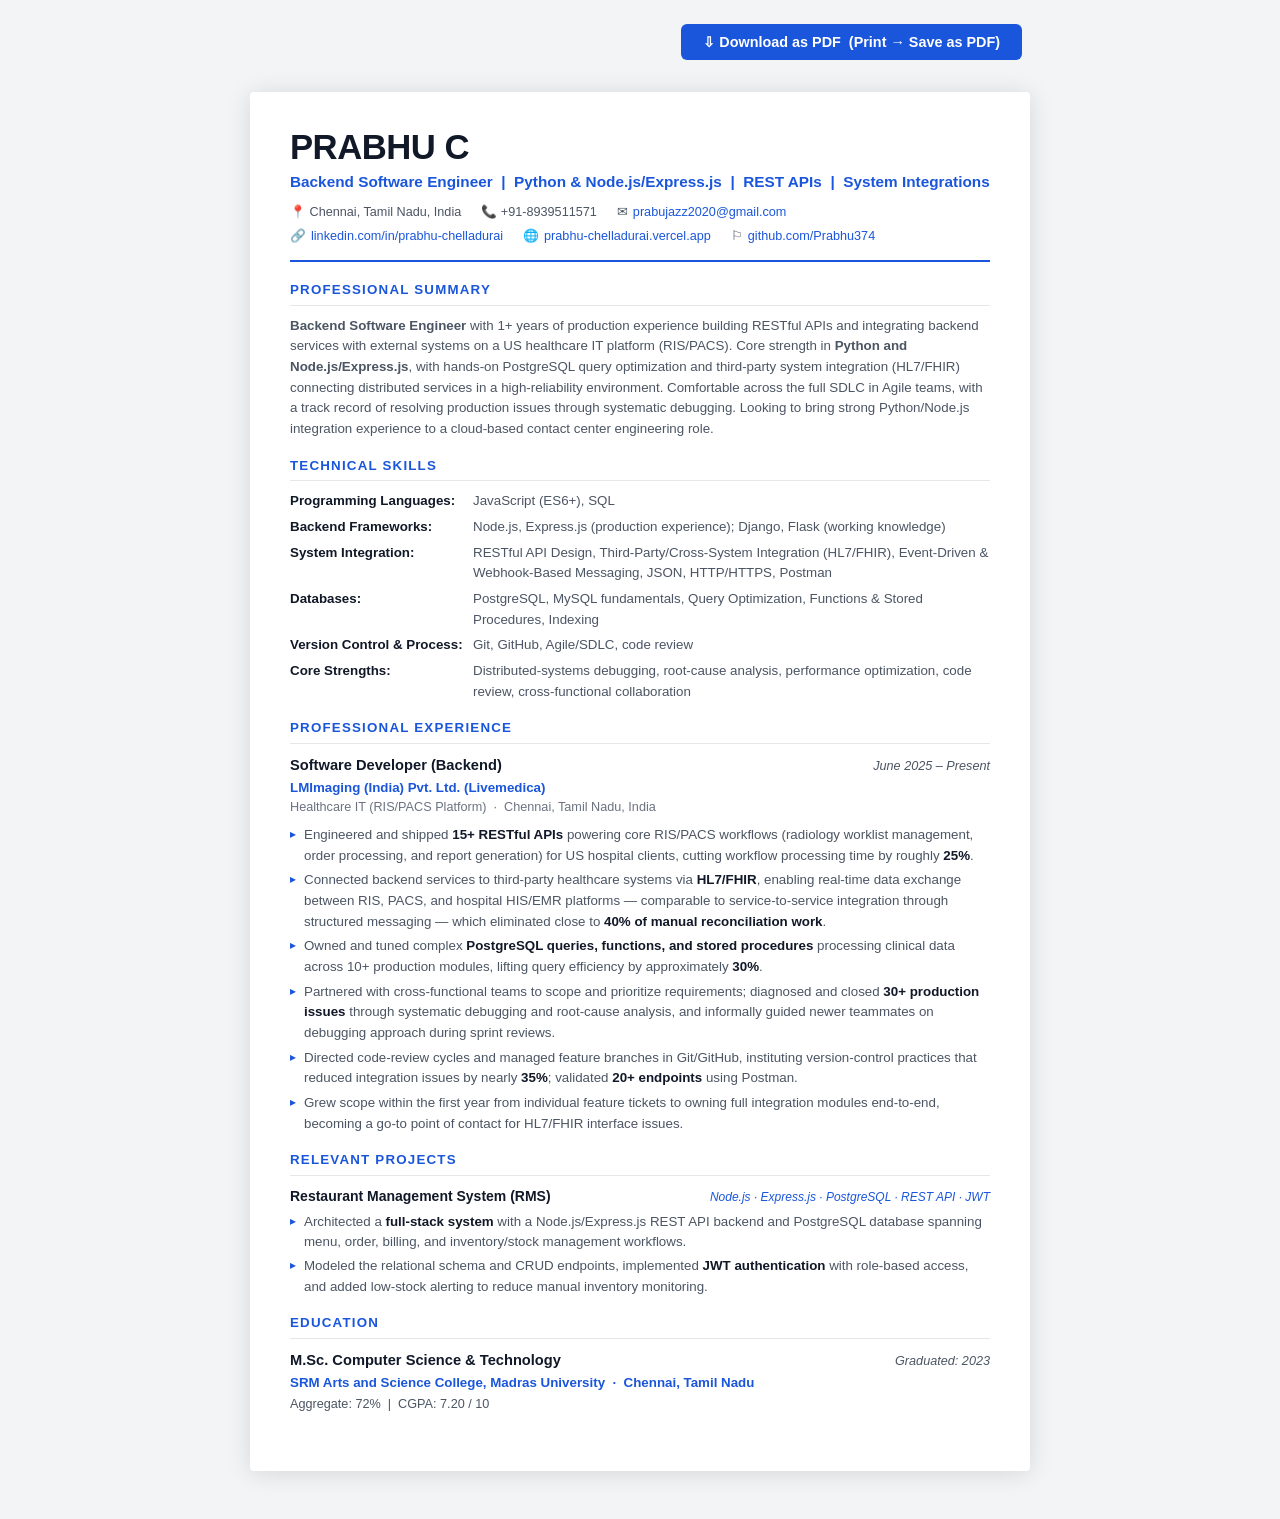
<file: resume.html>
<!DOCTYPE html>
<html lang="en">
<head>
  <meta charset="UTF-8"/>
  <meta name="viewport" content="width=device-width, initial-scale=1.0"/>
  <title>Prabhu C — Backend Developer Resume</title>
  <style>
    /* ===== SCREEN + PRINT BASE ===== */
    *, *::before, *::after { box-sizing: border-box; margin: 0; padding: 0; }

    :root {
      --accent:  #1a56db;
      --text:    #111827;
      --muted:   #4b5563;
      --light:   #6b7280;
      --border:  #e5e7eb;
      --bg:      #ffffff;
      --tag-bg:  #eff6ff;
      --tag-col: #1e40af;
    }

    body {
      font-family: 'Calibri', 'Segoe UI', Arial, sans-serif;
      font-size: 10.5pt;
      color: var(--text);
      background: var(--bg);
      line-height: 1.55;
    }

    /* ===== PAGE WRAPPER ===== */
    .page {
      max-width: 780px;
      margin: 0 auto;
      padding: 36px 40px 40px;
    }

    /* ===== HEADER ===== */
    .header { border-bottom: 2.5px solid var(--accent); padding-bottom: 14px; margin-bottom: 18px; }
    .header-name { font-size: 26pt; font-weight: 700; letter-spacing: -0.5px; color: var(--text); line-height: 1.1; }
    .header-title { font-size: 11.5pt; color: var(--accent); font-weight: 600; margin-top: 4px; }
    .contact-row {
      display: flex; flex-wrap: wrap; gap: 4px 20px;
      margin-top: 9px; font-size: 9.5pt; color: var(--muted);
    }
    .contact-row span { display: flex; align-items: center; gap: 5px; }
    .contact-row a { color: var(--accent); text-decoration: none; }

    /* ===== SECTION ===== */
    .section { margin-bottom: 16px; }
    .section-title {
      font-size: 10pt; font-weight: 700; text-transform: uppercase;
      letter-spacing: 1.2px; color: var(--accent);
      border-bottom: 1px solid var(--border);
      padding-bottom: 4px; margin-bottom: 10px;
    }

    /* ===== SUMMARY ===== */
    .summary p { color: var(--muted); font-size: 10pt; }

    /* ===== SKILLS ===== */
    .skills-list { display: flex; flex-direction: column; gap: 5px; }
    .skill-row { display: flex; gap: 8px; font-size: 10pt; }
    .skill-label { font-weight: 600; color: var(--text); min-width: 175px; flex-shrink: 0; }
    .skill-value { color: var(--muted); }

    /* ===== EXPERIENCE ===== */
    .exp-item { margin-bottom: 14px; }
    .exp-header {
      display: flex; justify-content: space-between; align-items: baseline;
      flex-wrap: wrap; gap: 4px;
    }
    .exp-role { font-size: 11pt; font-weight: 700; color: var(--text); }
    .exp-date { font-size: 9.5pt; color: var(--muted); white-space: nowrap; font-style: italic; }
    .exp-company { font-size: 10pt; color: var(--accent); font-weight: 600; margin-top: 1px; }
    .exp-location { font-size: 9.5pt; color: var(--light); margin-bottom: 7px; }
    .exp-bullets { list-style: none; padding: 0; display: flex; flex-direction: column; gap: 4px; }
    .exp-bullets li {
      font-size: 10pt; color: var(--muted);
      padding-left: 14px; position: relative;
    }
    .exp-bullets li::before {
      content: '▸'; position: absolute; left: 0;
      color: var(--accent); font-size: 9pt;
    }
    .exp-bullets li strong { color: var(--text); }

    /* ===== PROJECTS ===== */
    .project-item { margin-bottom: 12px; }
    .proj-header { display: flex; justify-content: space-between; align-items: baseline; flex-wrap: wrap; gap: 4px; }
    .proj-name { font-size: 10.5pt; font-weight: 700; color: var(--text); }
    .proj-tech { font-size: 9pt; color: var(--accent); font-style: italic; }
    .proj-bullets { list-style: none; padding: 0; display: flex; flex-direction: column; gap: 3px; margin-top: 4px; }
    .proj-bullets li {
      font-size: 10pt; color: var(--muted);
      padding-left: 14px; position: relative;
    }
    .proj-bullets li::before { content: '▸'; position: absolute; left: 0; color: var(--accent); font-size: 9pt; }
    .proj-bullets li strong { color: var(--text); }

    /* ===== EDUCATION ===== */
    .edu-header { display: flex; justify-content: space-between; align-items: baseline; flex-wrap: wrap; gap: 4px; }
    .edu-degree { font-size: 11pt; font-weight: 700; color: var(--text); }
    .edu-date { font-size: 9.5pt; color: var(--muted); font-style: italic; }
    .edu-school { font-size: 10pt; color: var(--accent); font-weight: 600; margin-top: 1px; }
    .edu-meta { font-size: 9.5pt; color: var(--muted); margin-top: 2px; }

    /* ===== PRINT ===== */
    @page {
      margin: 0;
      size: A4;
    }
    @media print {
      body { font-size: 9pt; background: white; line-height: 1.4; }
      .page {
        padding: 18px 28px 18px;
        max-width: 100%;
        margin: 0;
        box-shadow: none;
        border-radius: 0;
      }
      .no-print { display: none; }
      a { color: inherit !important; text-decoration: none; }
      .header { padding-bottom: 8px; margin-bottom: 10px; }
      .header-name { font-size: 18pt; }
      .header-title { font-size: 9.5pt; margin-top: 2px; }
      .contact-row { font-size: 8.5pt; gap: 2px 14px; margin-top: 6px; }
      .section { margin-bottom: 9px; }
      .section-title { margin-bottom: 5px; padding-bottom: 3px; font-size: 8.5pt; }
      .summary p { font-size: 9pt; }
      .skills-list { gap: 3px; }
      .skill-row { font-size: 9pt; }
      .skill-label { min-width: 155px; }
      .exp-item { margin-bottom: 8px; }
      .exp-role { font-size: 10pt; }
      .exp-company { font-size: 9pt; }
      .exp-location { font-size: 8.5pt; margin-bottom: 5px; }
      .exp-date { font-size: 8.5pt; }
      .exp-bullets { gap: 3px; }
      .exp-bullets li { font-size: 9pt; padding-left: 12px; }
      .project-item { margin-bottom: 7px; }
      .proj-name { font-size: 9.5pt; }
      .proj-tech { font-size: 8.5pt; }
      .proj-bullets { gap: 2px; margin-top: 3px; }
      .proj-bullets li { font-size: 9pt; padding-left: 12px; }
      .edu-degree { font-size: 10pt; }
      .edu-school { font-size: 9pt; }
      .edu-meta { font-size: 8.5pt; margin-top: 1px; }
    }

    /* ===== SCREEN EXTRAS ===== */
    @media screen {
      body { background: #f3f4f6; }
      .page {
        background: white;
        margin: 32px auto 48px;
        box-shadow: 0 2px 24px rgba(0,0,0,0.12);
        border-radius: 4px;
      }
      .download-bar {
        max-width: 780px; margin: 24px auto 0;
        display: flex; justify-content: flex-end; padding: 0 8px;
      }
      .download-btn {
        background: var(--accent); color: white;
        border: none; padding: 10px 22px; border-radius: 6px;
        font-size: 0.9rem; font-weight: 600; cursor: pointer;
        display: flex; align-items: center; gap: 8px;
        text-decoration: none;
      }
      .download-btn:hover { background: #1e40af; }
    }
  </style>
</head>
<body>

  <!-- Download button (hidden when printing) -->
  <div class="download-bar no-print">
    <button class="download-btn" onclick="window.print()">
      &#x21E9; Download as PDF &nbsp;(Print → Save as PDF)
    </button>
  </div>

  <div class="page">

    <!-- ===== HEADER ===== -->
    <header class="header">
      <div class="header-name">PRABHU C</div>
      <div class="header-title">Backend Software Engineer &nbsp;|&nbsp; Python &amp; Node.js/Express.js &nbsp;|&nbsp; REST APIs &nbsp;|&nbsp; System Integrations</div>
      <div class="contact-row">
        <span>&#x1F4CD; Chennai, Tamil Nadu, India</span>
        <span>&#x1F4DE; +91-8939511571</span>
        <span>&#x2709; <a href="mailto:prabujazz2020@gmail.com">prabujazz2020@gmail.com</a></span>
        <span>&#x1F517; <a href="https://www.linkedin.com/in/prabhu-chelladurai" target="_blank">linkedin.com/in/prabhu-chelladurai</a></span>
        <span>&#x1F310; <a href="https://prabhu-chelladurai.vercel.app" target="_blank">prabhu-chelladurai.vercel.app</a></span>
        <span>&#x2690; <a href="https://github.com/Prabhu374" target="_blank">github.com/Prabhu374</a></span>
      </div>
    </header>

    <!-- ===== PROFESSIONAL SUMMARY ===== -->
    <section class="section summary">
      <div class="section-title">Professional Summary</div>
      <p>
        <strong>Backend Software Engineer</strong> with 1+ years of production experience building RESTful APIs and integrating backend services with
        external systems on a US healthcare IT platform (RIS/PACS). Core strength in <strong>Python and Node.js/Express.js</strong>, with hands-on PostgreSQL
        query optimization and third-party system integration (HL7/FHIR) connecting distributed services in a high-reliability environment.
        Comfortable across the full SDLC in Agile teams, with a track record of resolving production issues through systematic debugging.
        Looking to bring strong Python/Node.js integration experience to a cloud-based contact center engineering role.
      </p>
    </section>

    <!-- ===== TECHNICAL SKILLS ===== -->
    <section class="section">
      <div class="section-title">Technical Skills</div>
      <div class="skills-list">
        <div class="skill-row">
          <span class="skill-label">Programming Languages:</span>
          <span class="skill-value">JavaScript (ES6+), SQL</span>
        </div>
        <div class="skill-row">
          <span class="skill-label">Backend Frameworks:</span>
          <span class="skill-value">Node.js, Express.js (production experience); Django, Flask (working knowledge)</span>
        </div>
        <div class="skill-row">
          <span class="skill-label">System Integration:</span>
          <span class="skill-value">RESTful API Design, Third-Party/Cross-System Integration (HL7/FHIR), Event-Driven &amp; Webhook-Based Messaging, JSON, HTTP/HTTPS, Postman</span>
        </div>
        <div class="skill-row">
          <span class="skill-label">Databases:</span>
          <span class="skill-value">PostgreSQL, MySQL fundamentals, Query Optimization, Functions &amp; Stored Procedures, Indexing</span>
        </div>
        <div class="skill-row">
          <span class="skill-label">Version Control &amp; Process:</span>
          <span class="skill-value">Git, GitHub, Agile/SDLC, code review</span>
        </div>
        <div class="skill-row">
          <span class="skill-label">Core Strengths:</span>
          <span class="skill-value">Distributed-systems debugging, root-cause analysis, performance optimization, code review, cross-functional collaboration</span>
        </div>
      </div>
    </section>

    <!-- ===== PROFESSIONAL EXPERIENCE ===== -->
    <section class="section">
      <div class="section-title">Professional Experience</div>
      <div class="exp-item">
        <div class="exp-header">
          <span class="exp-role">Software Developer (Backend)</span>
          <span class="exp-date">June 2025 – Present</span>
        </div>
        <div class="exp-company">LMImaging (India) Pvt. Ltd. (Livemedica)</div>
        <div class="exp-location">Healthcare IT (RIS/PACS Platform) &nbsp;·&nbsp; Chennai, Tamil Nadu, India</div>
        <ul class="exp-bullets">
          <li>
            Engineered and shipped <strong>15+ RESTful APIs</strong> powering core RIS/PACS workflows (radiology worklist management, order processing,
            and report generation) for US hospital clients, cutting workflow processing time by roughly <strong>25%</strong>.
          </li>
          <li>
            Connected backend services to third-party healthcare systems via <strong>HL7/FHIR</strong>, enabling real-time data exchange between RIS, PACS,
            and hospital HIS/EMR platforms — comparable to service-to-service integration through structured messaging — which eliminated
            close to <strong>40% of manual reconciliation work</strong>.
          </li>
          <li>
            Owned and tuned complex <strong>PostgreSQL queries, functions, and stored procedures</strong> processing clinical data across 10+ production
            modules, lifting query efficiency by approximately <strong>30%</strong>.
          </li>
          <li>
            Partnered with cross-functional teams to scope and prioritize requirements; diagnosed and closed <strong>30+ production issues</strong> through
            systematic debugging and root-cause analysis, and informally guided newer teammates on debugging approach during sprint
            reviews.
          </li>
          <li>
            Directed code-review cycles and managed feature branches in Git/GitHub, instituting version-control practices that reduced
            integration issues by nearly <strong>35%</strong>; validated <strong>20+ endpoints</strong> using Postman.
          </li>
          <li>
            Grew scope within the first year from individual feature tickets to owning full integration modules end-to-end, becoming a go-to
            point of contact for HL7/FHIR interface issues.
          </li>
        </ul>
      </div>
    </section>

    <!-- ===== RELEVANT PROJECTS ===== -->
    <section class="section">
      <div class="section-title">Relevant Projects</div>

      <div class="project-item">
        <div class="proj-header">
          <span class="proj-name">Restaurant Management System (RMS)</span>
          <span class="proj-tech">Node.js · Express.js · PostgreSQL · REST API · JWT</span>
        </div>
        <ul class="proj-bullets">
          <li>Architected a <strong>full-stack system</strong> with a Node.js/Express.js REST API backend and PostgreSQL database spanning menu, order, billing,
            and inventory/stock management workflows.</li>
          <li>Modeled the relational schema and CRUD endpoints, implemented <strong>JWT authentication</strong> with role-based access, and added low-stock alerting to reduce manual inventory monitoring.</li>
        </ul>
      </div>
    </section>

    <!-- ===== EDUCATION ===== -->
    <section class="section">
      <div class="section-title">Education</div>
      <div class="edu-header">
        <span class="edu-degree">M.Sc. Computer Science &amp; Technology</span>
        <span class="edu-date">Graduated: 2023</span>
      </div>
      <div class="edu-school">SRM Arts and Science College, Madras University &nbsp;·&nbsp; Chennai, Tamil Nadu</div>
      <div class="edu-meta">Aggregate: 72% &nbsp;|&nbsp; CGPA: 7.20 / 10</div>
    </section>

  </div><!-- /page -->

</body>
</html>
</file>
